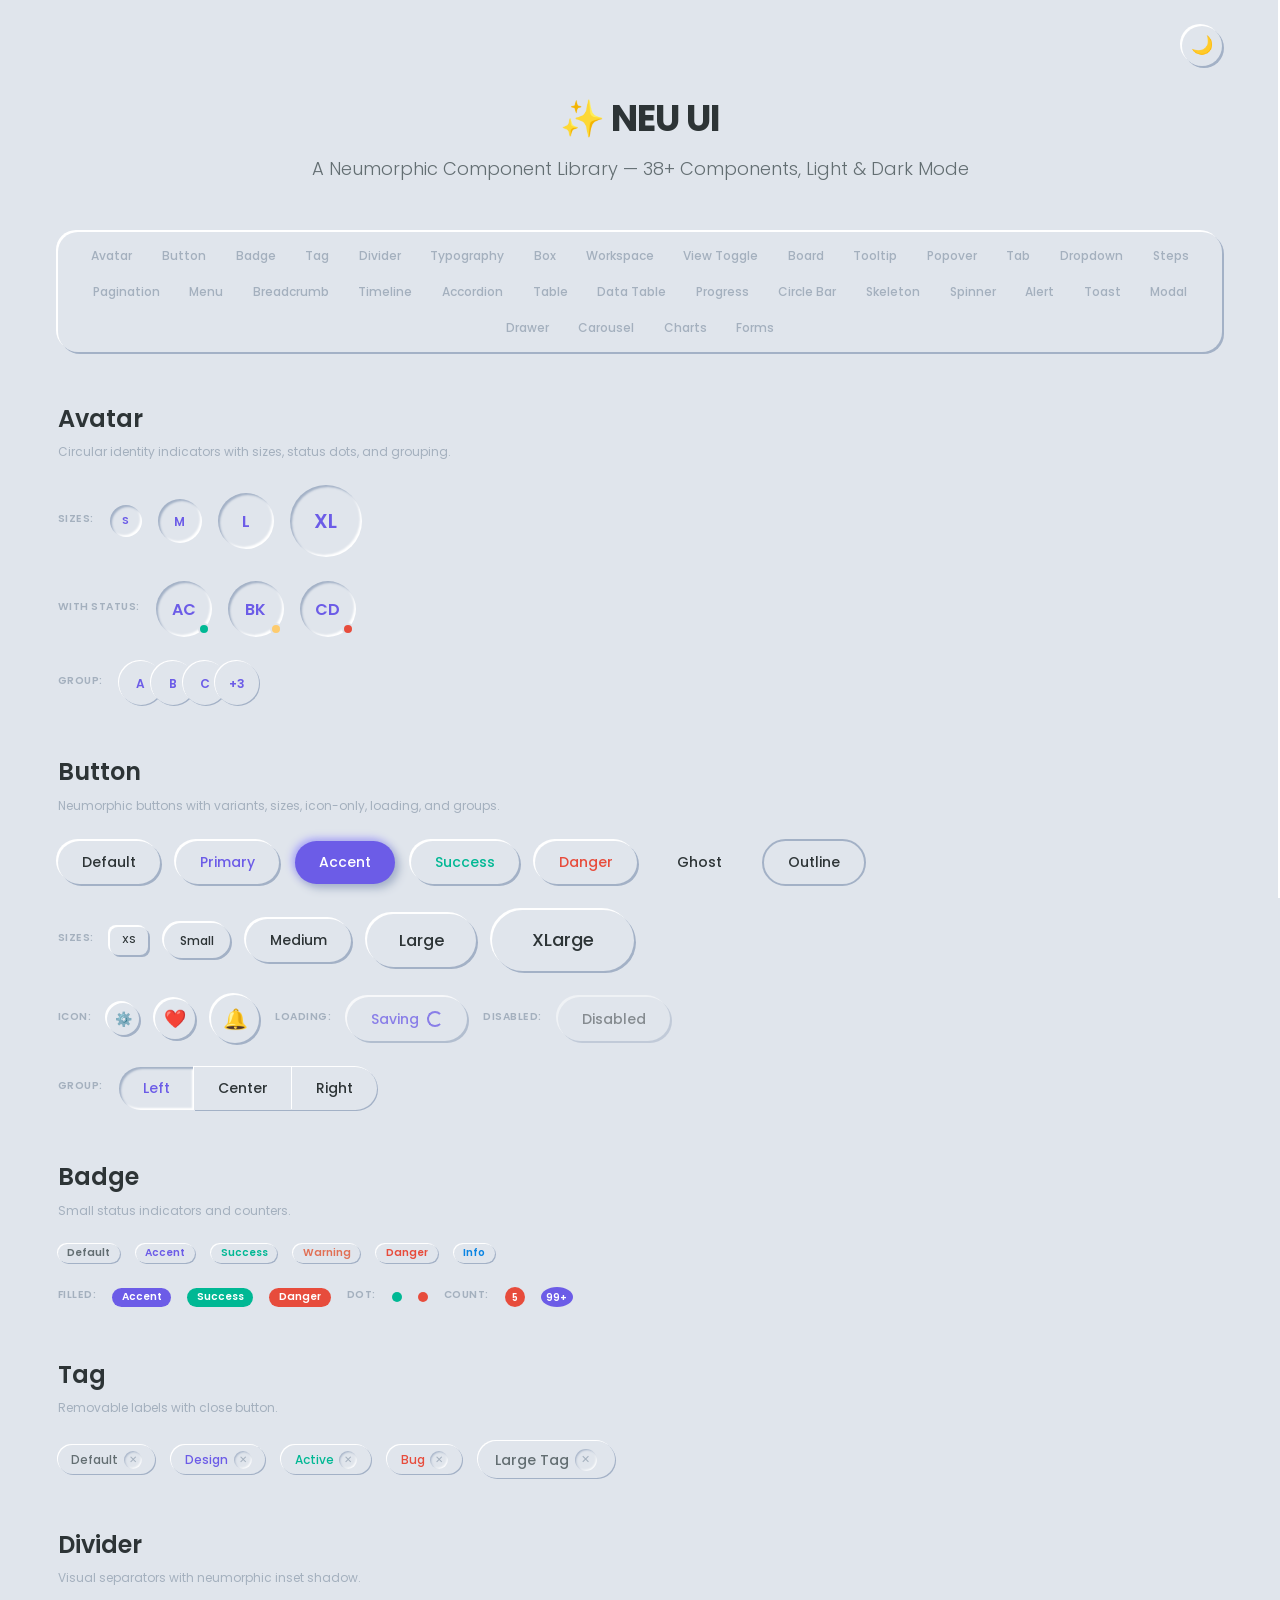
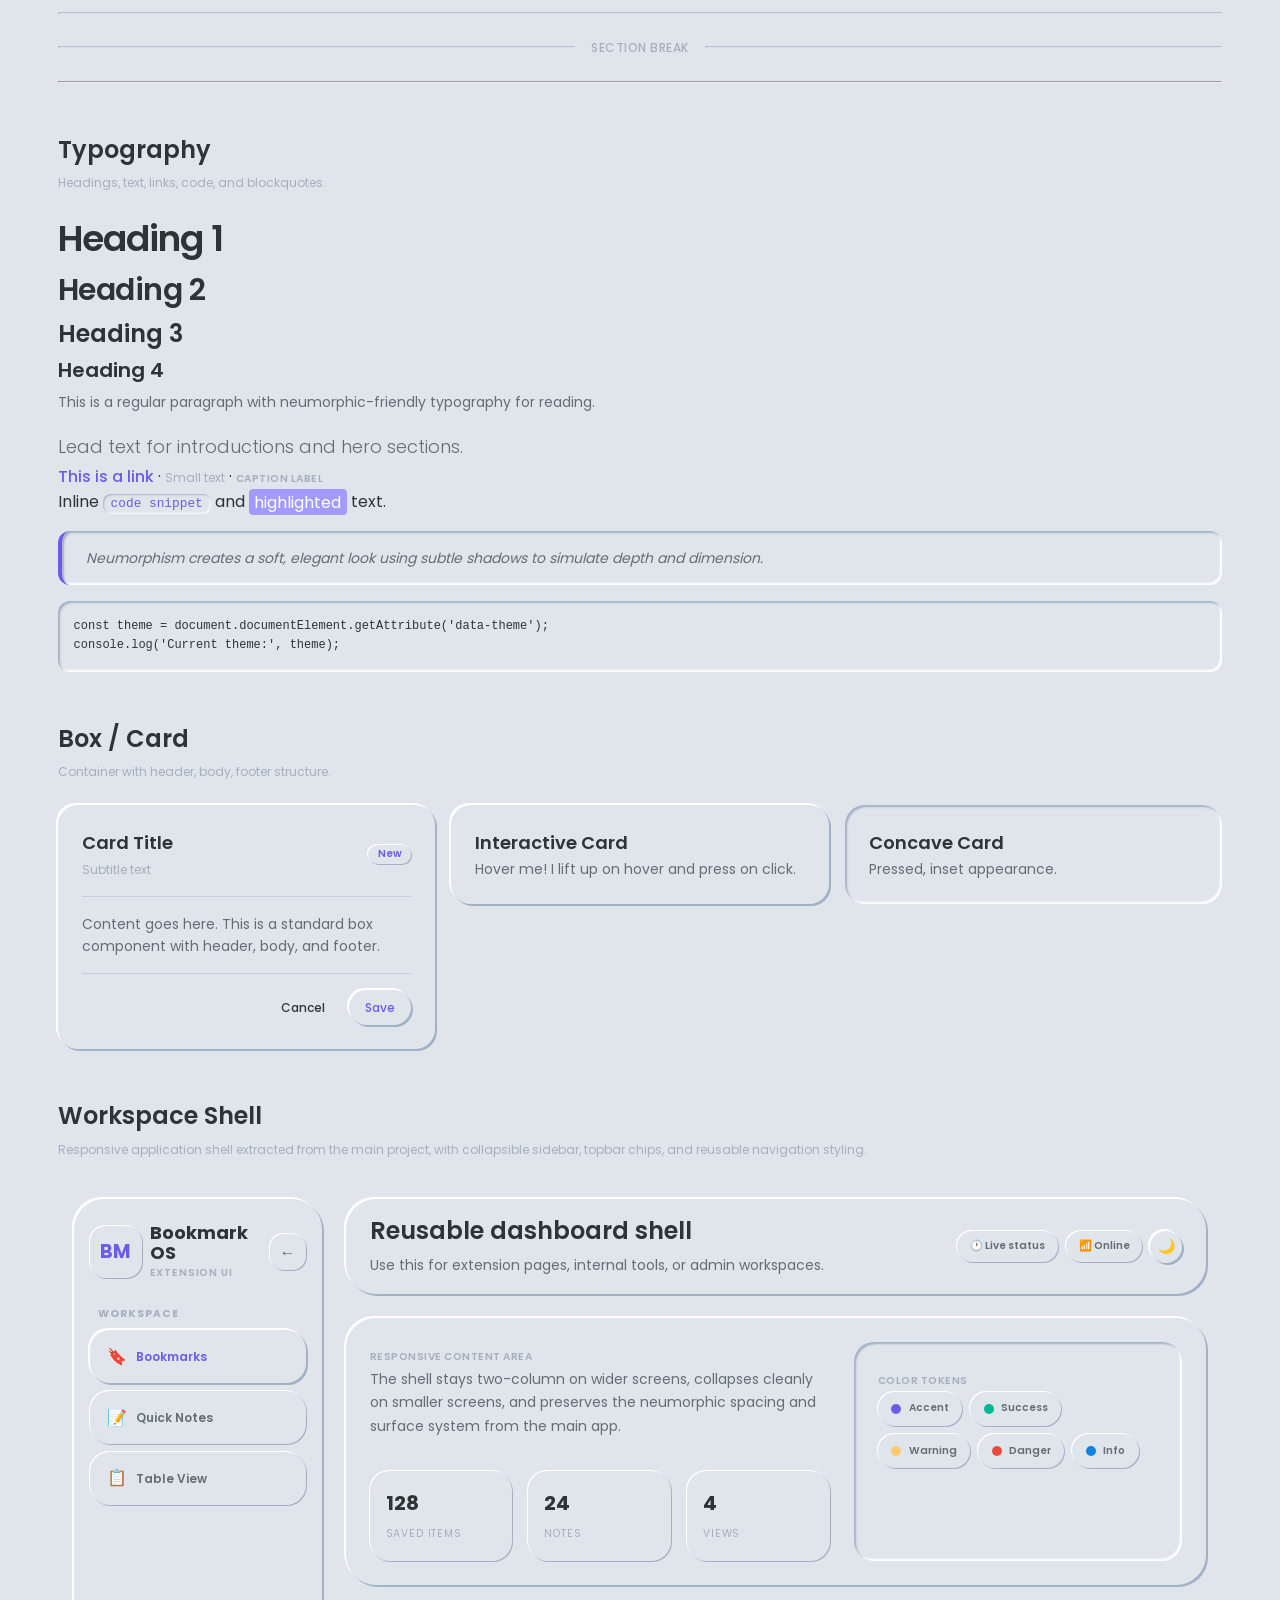
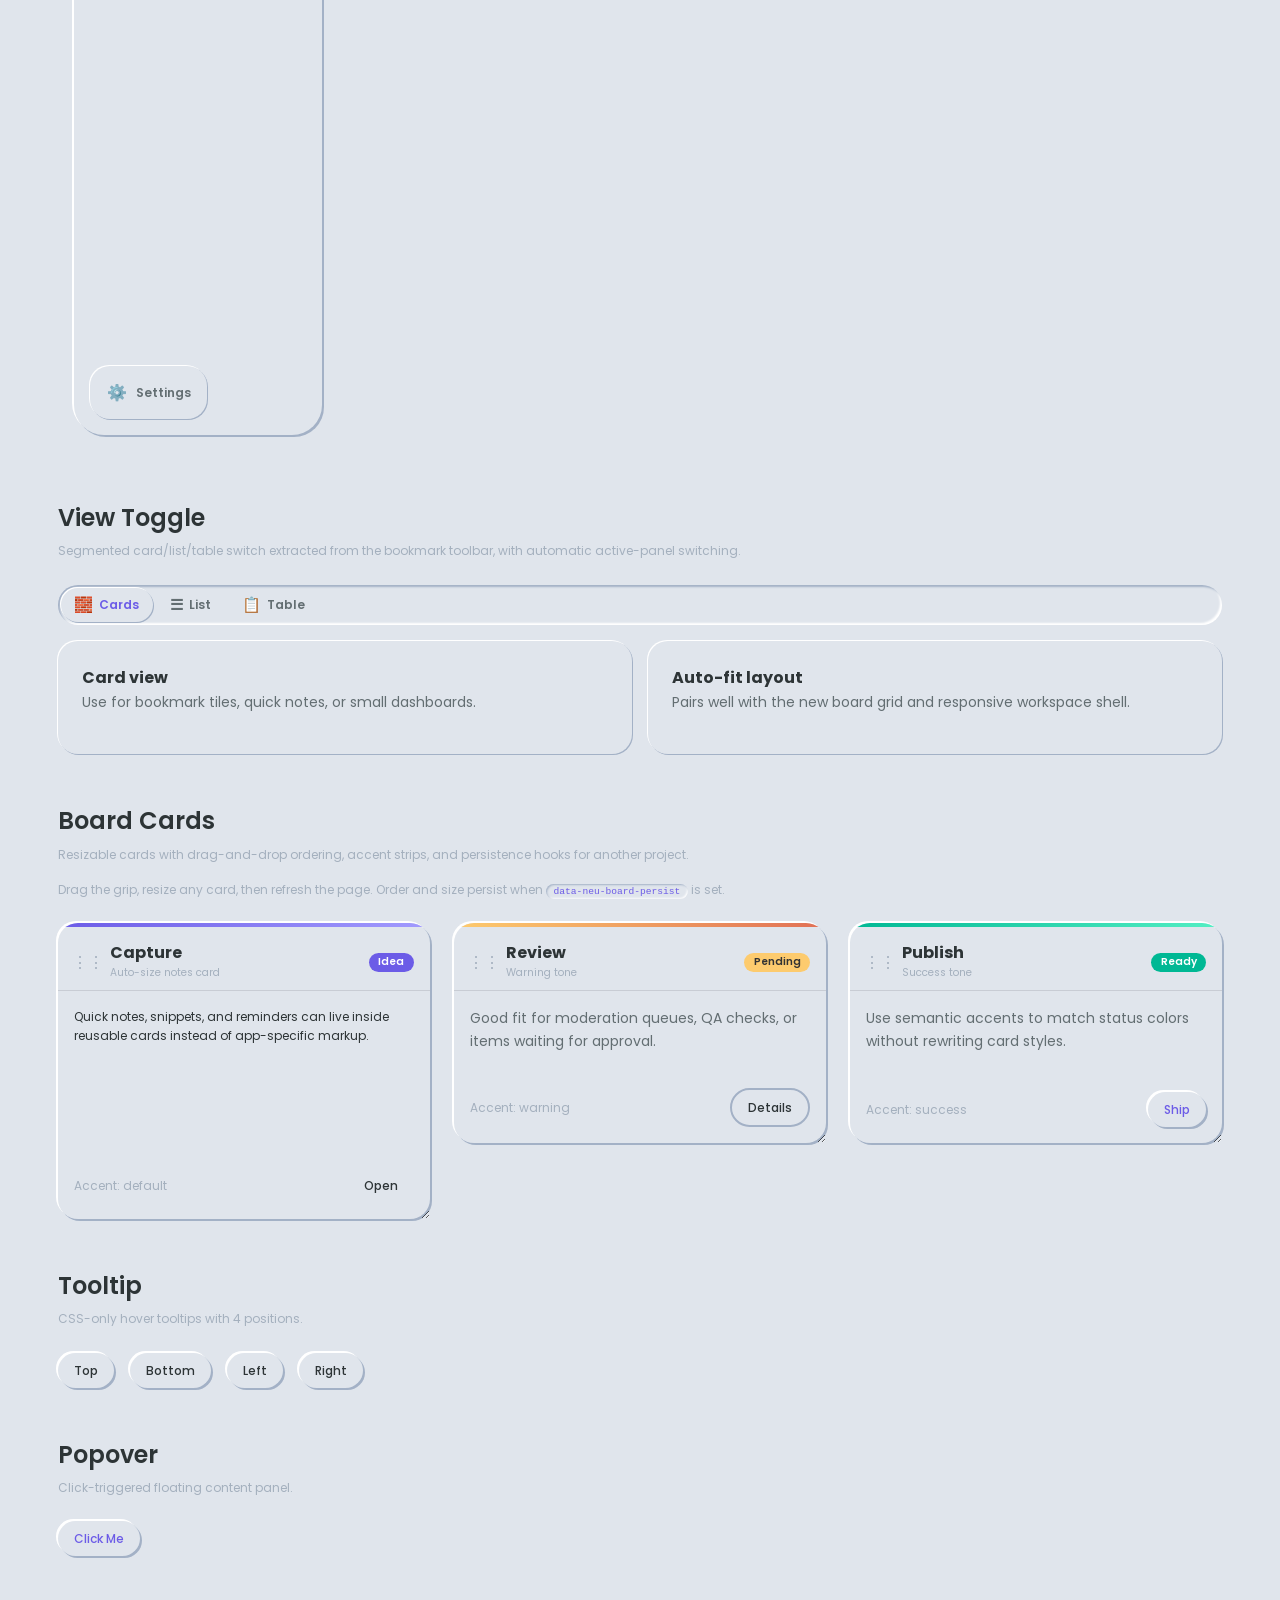
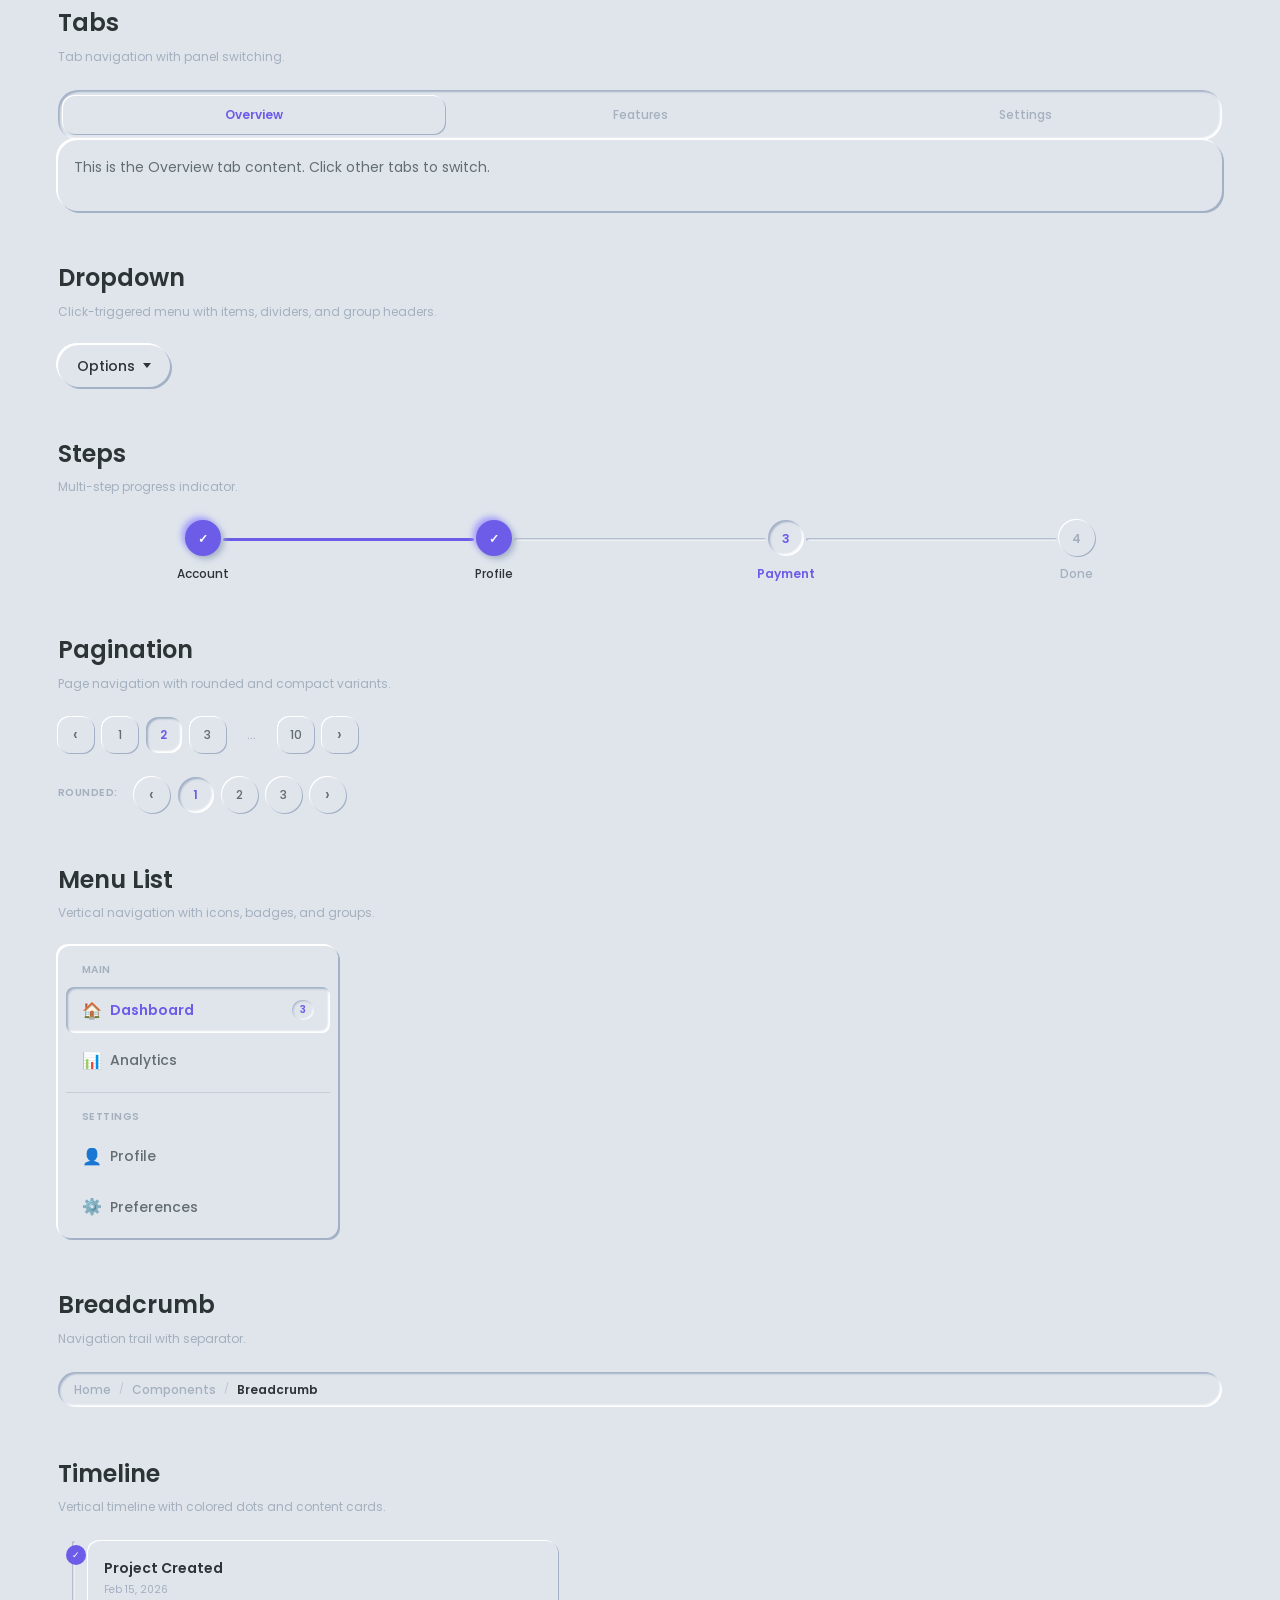
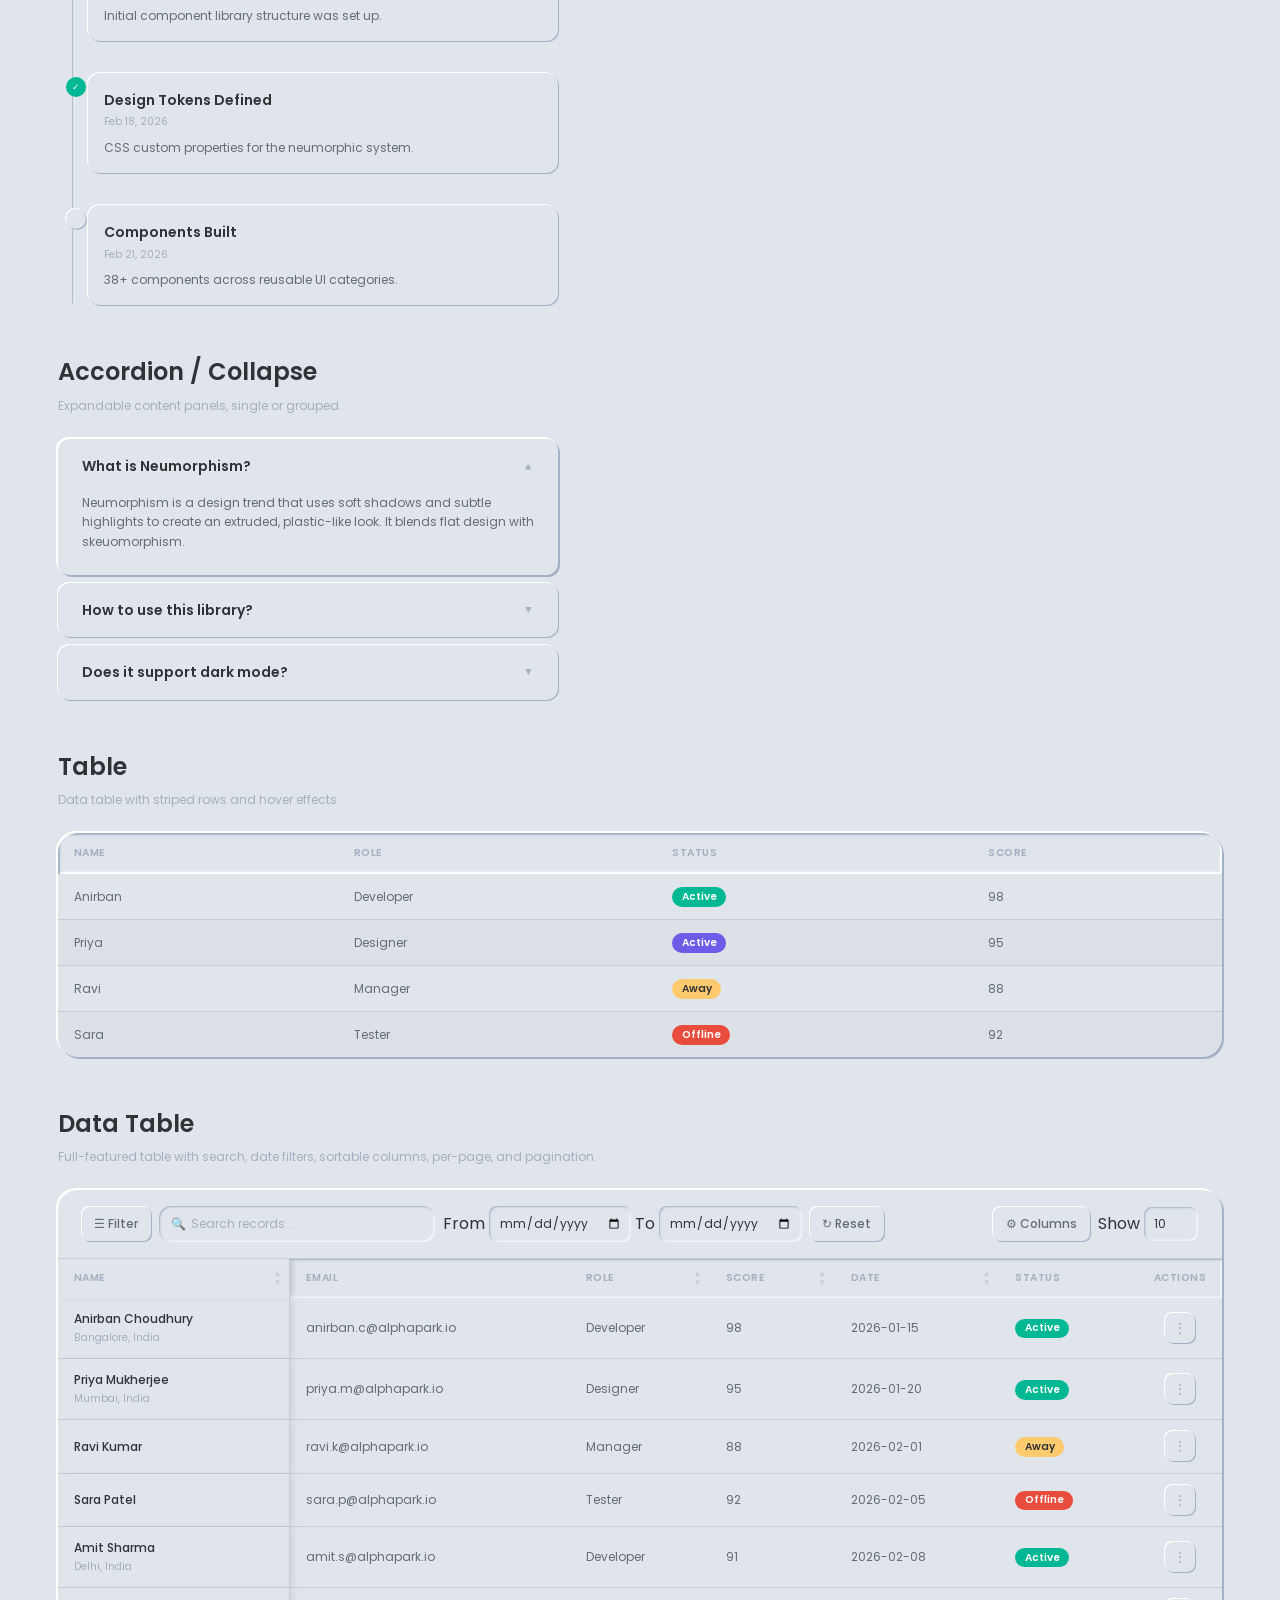
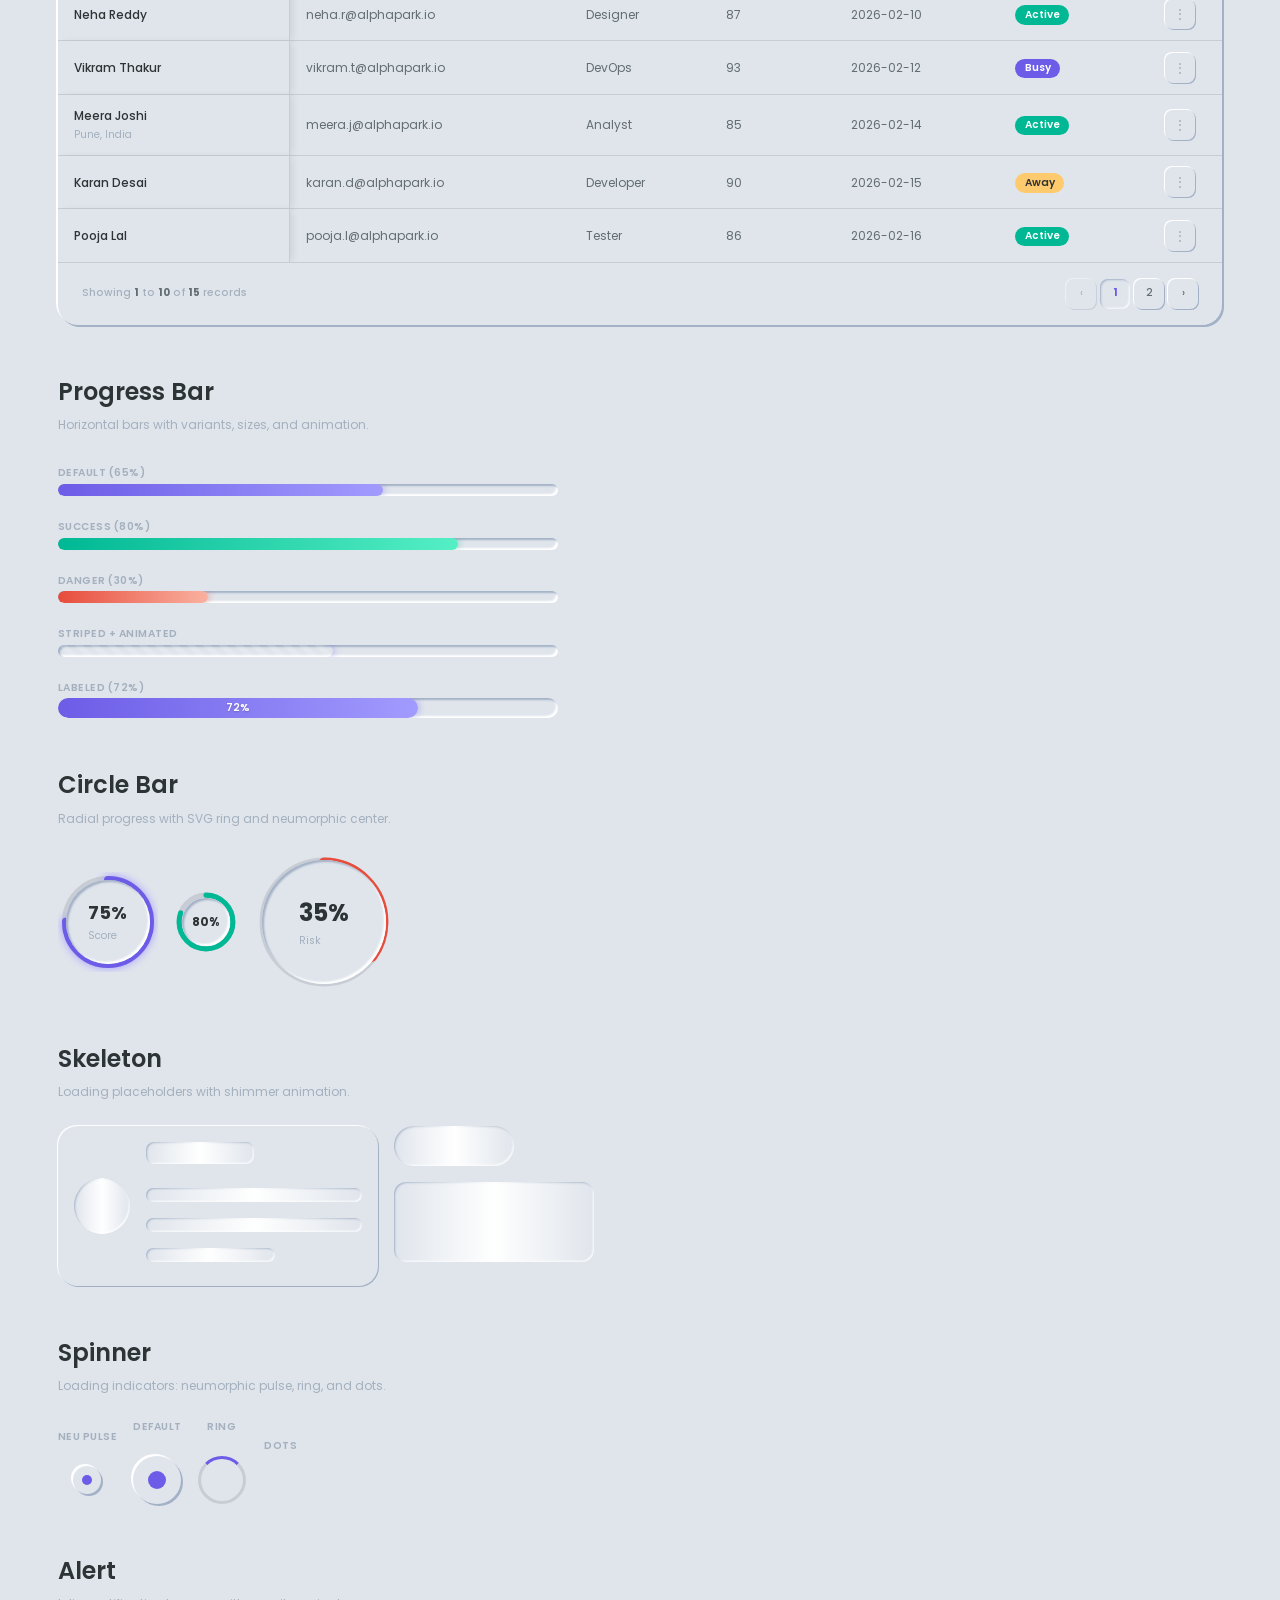
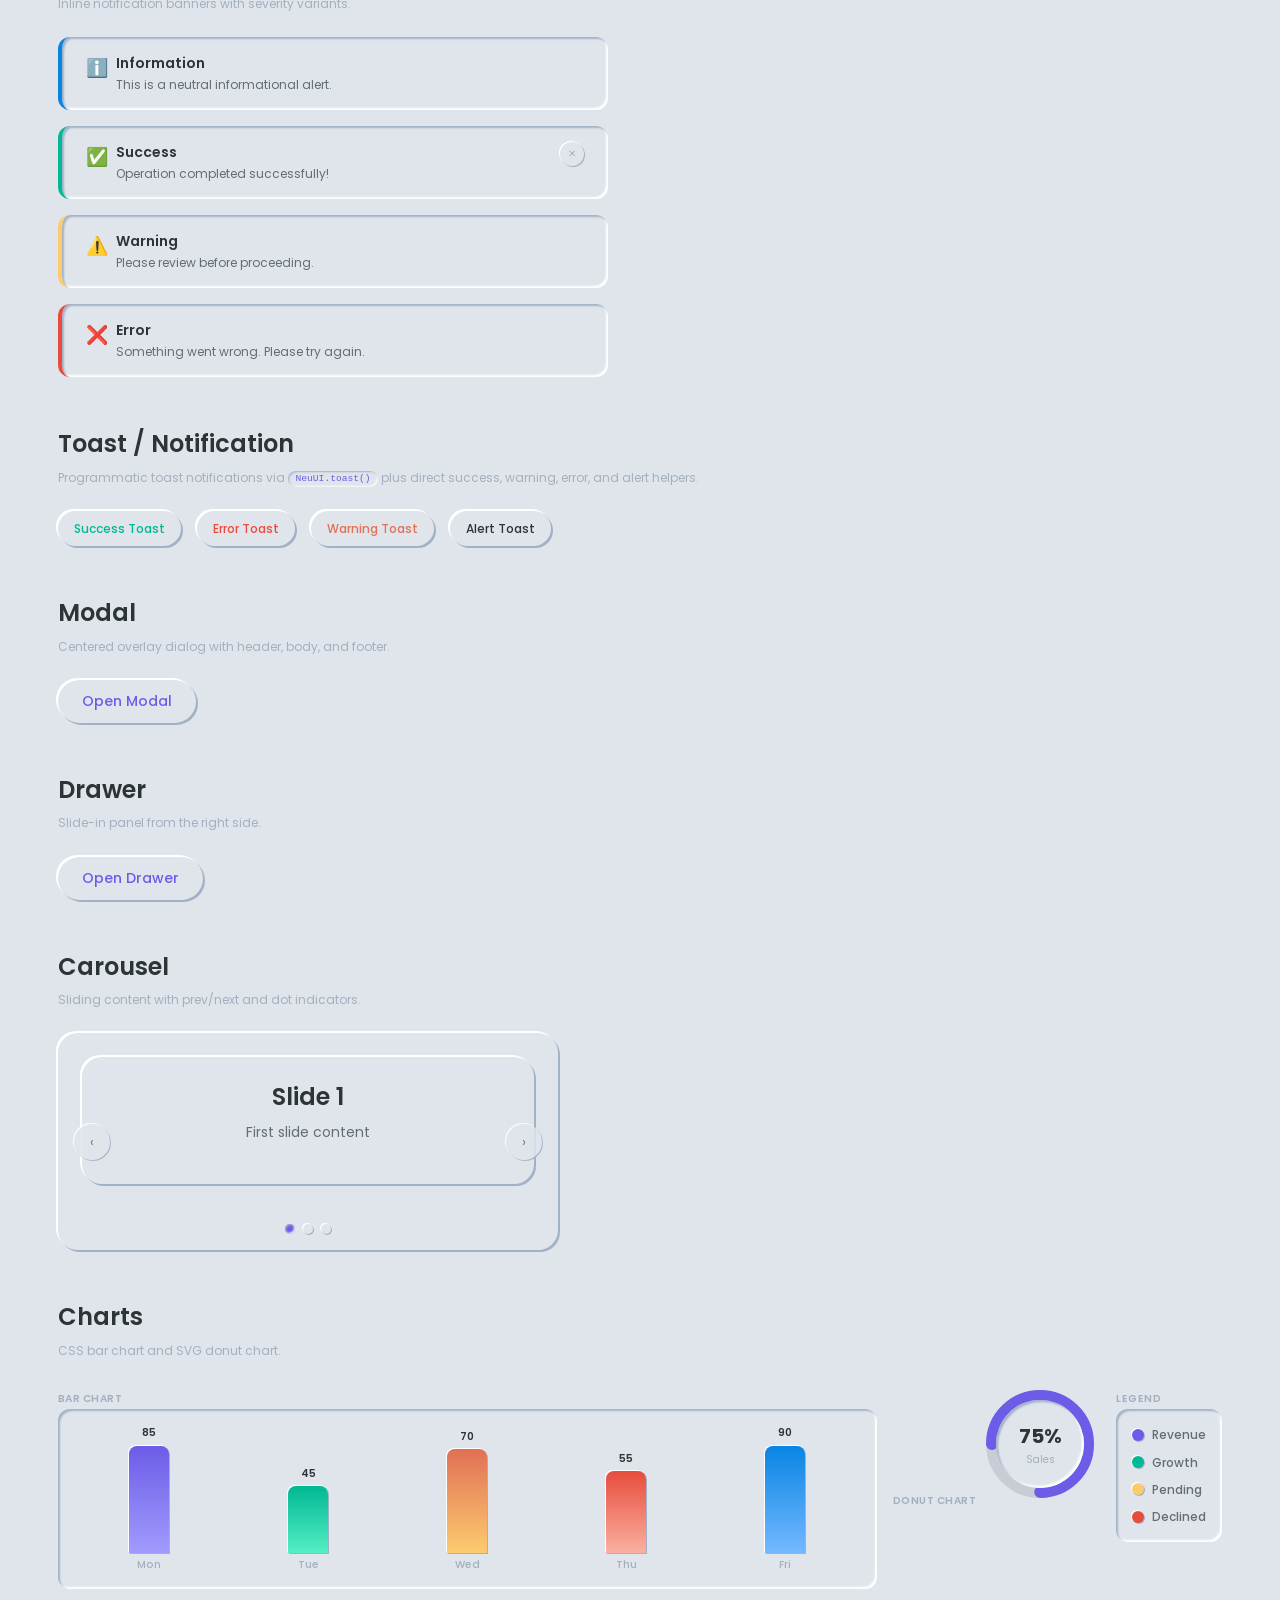
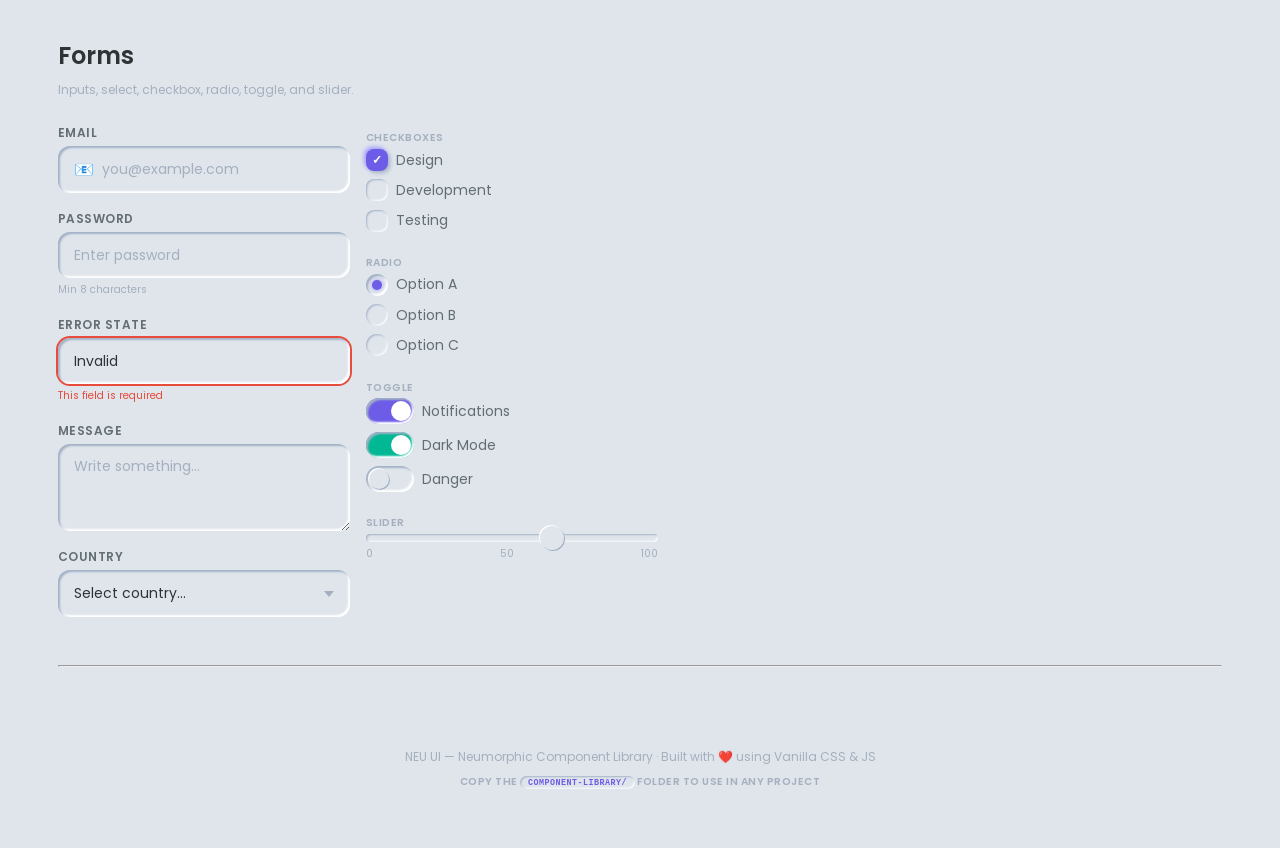
<file: component-library/index.html>
<!DOCTYPE html>
<html lang="en">
<head>
    <meta charset="UTF-8">
    <meta name="viewport" content="width=device-width, initial-scale=1.0">
    <title>NEU UI — Neumorphic Component Library</title>
    <meta name="description" content="A comprehensive neumorphic component library with 38+ components, dark mode, responsive workspace patterns, and vanilla CSS/JS.">
    <link rel="stylesheet" href="neu-all.css">
    <style>
        :root {
            --showcase-max-width: 1920px;
        }
        .showcase {
            width: 100%;
            max-width: min(var(--showcase-max-width), calc(100vw - (var(--neu-space-xl) * 2)));
            margin: 0 auto;
            padding: clamp(1rem, 2vw, var(--neu-space-xl));
        }
        .showcase-header { text-align: center; margin-bottom: var(--neu-space-2xl); }
        .showcase-header h1 { font-size: var(--neu-font-4xl); font-weight: 700; letter-spacing: -1px; margin-bottom: var(--neu-space-sm); }
        .showcase-header p { font-size: var(--neu-font-lg); color: var(--neu-text-secondary); font-weight: 300; }
        .showcase-nav { position: sticky; top: 0; z-index: 50; background: var(--neu-bg-base); padding: var(--neu-space-sm); border-radius: var(--neu-radius-lg); box-shadow: var(--neu-convex); margin-bottom: var(--neu-space-2xl); display: flex; flex-wrap: wrap; gap: var(--neu-space-xs); justify-content: center; }
        .showcase-nav a { padding: 0.4rem 0.8rem; font-size: var(--neu-font-sm); font-weight: 500; color: var(--neu-text-muted); border-radius: var(--neu-radius-full); transition: all var(--neu-transition-fast); }
        .showcase-nav a:hover { color: var(--neu-accent); box-shadow: var(--neu-concave-sm); }
        .section { margin-bottom: var(--neu-space-2xl); scroll-margin-top: 80px; }
        .section-title { font-size: var(--neu-font-2xl); font-weight: 600; color: var(--neu-text-primary); margin-bottom: var(--neu-space-xs); }
        .section-desc { font-size: var(--neu-font-sm); color: var(--neu-text-muted); margin-bottom: var(--neu-space-lg); }
        .demo-row { display: flex; flex-wrap: wrap; align-items: center; gap: var(--neu-space-md); margin-bottom: var(--neu-space-lg); }
        .demo-row-start { align-items: flex-start; }
        .demo-col { display: flex; flex-direction: column; gap: var(--neu-space-md); }
        .demo-label { font-size: var(--neu-font-xs); color: var(--neu-text-muted); font-weight: 600; text-transform: uppercase; letter-spacing: 0.5px; margin-bottom: var(--neu-space-xs); }
        .demo-box { background: var(--neu-bg-base); padding: var(--neu-space-lg); border-radius: var(--neu-radius-lg); box-shadow: var(--neu-concave); }
        .top-bar { display: flex; justify-content: flex-end; gap: var(--neu-space-sm); margin-bottom: var(--neu-space-lg); }
        .workspace-demo { min-height: 720px; padding: var(--neu-space-md); }
        .workspace-content-grid { display: grid; grid-template-columns: 1.4fr 1fr; gap: var(--neu-space-lg); }
        .workspace-stat-grid { display: grid; grid-template-columns: repeat(auto-fit, minmax(140px, 1fr)); gap: var(--neu-space-md); }
        .workspace-stat { padding: var(--neu-space-md); border-radius: var(--neu-radius-lg); box-shadow: var(--neu-flat); }
        .workspace-stat strong { display: block; font-size: var(--neu-font-xl); color: var(--neu-text-primary); }
        .workspace-stat span { font-size: var(--neu-font-xs); color: var(--neu-text-muted); text-transform: uppercase; letter-spacing: 0.08em; }
        .view-demo-shell { display: flex; flex-direction: column; gap: var(--neu-space-md); width: 100%; }
        .view-demo-grid { display: grid; grid-template-columns: repeat(auto-fit, minmax(220px, 1fr)); gap: var(--neu-space-md); }
        .view-demo-card { padding: var(--neu-space-lg); border-radius: var(--neu-radius-lg); box-shadow: var(--neu-flat); background: var(--neu-bg-base); }
        .view-demo-list { display: flex; flex-direction: column; gap: var(--neu-space-sm); }
        .view-demo-list-item { display: flex; align-items: center; justify-content: space-between; gap: var(--neu-space-sm); padding: var(--neu-space-md); border-radius: var(--neu-radius-lg); background: var(--neu-bg-base); box-shadow: var(--neu-flat); }
        .color-swatches { display: flex; flex-wrap: wrap; gap: var(--neu-space-sm); }
        .color-chip { display: inline-flex; align-items: center; gap: 0.45rem; padding: 0.55rem 0.85rem; border-radius: var(--neu-radius-full); box-shadow: var(--neu-flat); font-size: var(--neu-font-xs); font-weight: 600; color: var(--neu-text-secondary); }
        .color-chip-dot { width: 10px; height: 10px; border-radius: 999px; flex-shrink: 0; }
        .board-hint { max-width: 980px; margin-top: calc(-1 * var(--neu-space-sm)); margin-bottom: var(--neu-space-lg); font-size: var(--neu-font-sm); color: var(--neu-text-muted); }
        @media (max-width: 920px) {
            .workspace-content-grid { grid-template-columns: 1fr; }
        }
        @media (min-width: 1600px) {
            :root {
                --showcase-max-width: 2400px;
            }
            .showcase {
                padding-inline: clamp(1.5rem, 2.5vw, 3rem);
            }
            .workspace-content-grid {
                grid-template-columns: 1.6fr 1fr;
            }
            .view-demo-grid {
                grid-template-columns: repeat(3, minmax(0, 1fr));
            }
        }
        @media (min-width: 2200px) {
            :root {
                --showcase-max-width: 3000px;
            }
            .showcase {
                padding-inline: clamp(2rem, 3vw, 4rem);
            }
            .workspace-content-grid {
                grid-template-columns: 1.8fr 1fr;
            }
            .workspace-stat-grid {
                grid-template-columns: repeat(4, minmax(140px, 1fr));
            }
        }
        @media (min-width: 3200px) {
            :root {
                --showcase-max-width: 3520px;
            }
            .showcase {
                padding-inline: clamp(2.5rem, 3.5vw, 5rem);
            }
            .workspace-content-grid {
                grid-template-columns: 2fr 1fr;
            }
            .view-demo-grid {
                grid-template-columns: repeat(4, minmax(0, 1fr));
            }
        }
        @media (max-width: 640px) {
            .showcase {
                max-width: 100%;
                padding: var(--neu-space-md);
            }
        }
    </style>
</head>
<body>
    <div class="showcase">
        <!-- Top Bar -->
        <div class="top-bar">
            <button class="neu-btn neu-btn-md neu-btn-icon" data-neu-theme-toggle>🌙</button>
        </div>

        <!-- Header -->
        <div class="showcase-header">
            <h1>✨ NEU UI</h1>
            <p>A Neumorphic Component Library — 38+ Components, Light & Dark Mode</p>
        </div>

        <!-- Navigation -->
        <nav class="showcase-nav">
            <a href="#avatars">Avatar</a>
            <a href="#buttons">Button</a>
            <a href="#badges">Badge</a>
            <a href="#tags">Tag</a>
            <a href="#dividers">Divider</a>
            <a href="#typography">Typography</a>
            <a href="#box">Box</a>
            <a href="#workspace">Workspace</a>
            <a href="#view-toggle">View Toggle</a>
            <a href="#board">Board</a>
            <a href="#tooltip">Tooltip</a>
            <a href="#popover">Popover</a>
            <a href="#tabs">Tab</a>
            <a href="#dropdown">Dropdown</a>
            <a href="#steps">Steps</a>
            <a href="#pagination">Pagination</a>
            <a href="#menu">Menu</a>
            <a href="#breadcrumb">Breadcrumb</a>
            <a href="#timeline">Timeline</a>
            <a href="#accordion">Accordion</a>
            <a href="#table">Table</a>
            <a href="#datatable">Data Table</a>
            <a href="#progress">Progress</a>
            <a href="#circlebar">Circle Bar</a>
            <a href="#skeleton">Skeleton</a>
            <a href="#spinner">Spinner</a>
            <a href="#alerts">Alert</a>
            <a href="#toast">Toast</a>
            <a href="#modal">Modal</a>
            <a href="#drawer">Drawer</a>
            <a href="#carousel">Carousel</a>
            <a href="#charts">Charts</a>
            <a href="#forms">Forms</a>
        </nav>

        <!-- ═══════════════════════════════════════ -->
        <!-- AVATARS -->
        <!-- ═══════════════════════════════════════ -->
        <section class="section" id="avatars">
            <h2 class="section-title">Avatar</h2>
            <p class="section-desc">Circular identity indicators with sizes, status dots, and grouping.</p>
            <div class="demo-row">
                <span class="demo-label">Sizes:</span>
                <div class="neu-avatar neu-avatar-sm">S</div>
                <div class="neu-avatar neu-avatar-md">M</div>
                <div class="neu-avatar neu-avatar-lg">L</div>
                <div class="neu-avatar neu-avatar-xl">XL</div>
            </div>
            <div class="demo-row">
                <span class="demo-label">With Status:</span>
                <div class="neu-avatar-wrapper">
                    <div class="neu-avatar neu-avatar-lg">AC</div>
                    <span class="neu-avatar-status online"></span>
                </div>
                <div class="neu-avatar-wrapper">
                    <div class="neu-avatar neu-avatar-lg">BK</div>
                    <span class="neu-avatar-status away"></span>
                </div>
                <div class="neu-avatar-wrapper">
                    <div class="neu-avatar neu-avatar-lg">CD</div>
                    <span class="neu-avatar-status offline"></span>
                </div>
            </div>
            <div class="demo-row">
                <span class="demo-label">Group:</span>
                <div class="neu-avatar-group">
                    <div class="neu-avatar neu-avatar-md">A</div>
                    <div class="neu-avatar neu-avatar-md">B</div>
                    <div class="neu-avatar neu-avatar-md">C</div>
                    <div class="neu-avatar neu-avatar-md">+3</div>
                </div>
            </div>
        </section>

        <!-- ═══════════════════════════════════════ -->
        <!-- BUTTONS -->
        <!-- ═══════════════════════════════════════ -->
        <section class="section" id="buttons">
            <h2 class="section-title">Button</h2>
            <p class="section-desc">Neumorphic buttons with variants, sizes, icon-only, loading, and groups.</p>
            <div class="demo-row">
                <button class="neu-btn neu-btn-md">Default</button>
                <button class="neu-btn neu-btn-md neu-btn-primary">Primary</button>
                <button class="neu-btn neu-btn-md neu-btn-accent">Accent</button>
                <button class="neu-btn neu-btn-md neu-btn-success">Success</button>
                <button class="neu-btn neu-btn-md neu-btn-danger">Danger</button>
                <button class="neu-btn neu-btn-md neu-btn-ghost">Ghost</button>
                <button class="neu-btn neu-btn-md neu-btn-outline">Outline</button>
            </div>
            <div class="demo-row">
                <span class="demo-label">Sizes:</span>
                <button class="neu-btn neu-btn-xs">XS</button>
                <button class="neu-btn neu-btn-sm">Small</button>
                <button class="neu-btn neu-btn-md">Medium</button>
                <button class="neu-btn neu-btn-lg">Large</button>
                <button class="neu-btn neu-btn-xl">XLarge</button>
            </div>
            <div class="demo-row">
                <span class="demo-label">Icon:</span>
                <button class="neu-btn neu-btn-icon neu-btn-sm">⚙️</button>
                <button class="neu-btn neu-btn-icon">❤️</button>
                <button class="neu-btn neu-btn-icon neu-btn-lg">🔔</button>
                <span class="demo-label">Loading:</span>
                <button class="neu-btn neu-btn-md neu-btn-loading neu-btn-primary">Saving</button>
                <span class="demo-label">Disabled:</span>
                <button class="neu-btn neu-btn-md" disabled>Disabled</button>
            </div>
            <div class="demo-row">
                <span class="demo-label">Group:</span>
                <div class="neu-btn-group">
                    <button class="neu-btn neu-btn-md active">Left</button>
                    <button class="neu-btn neu-btn-md">Center</button>
                    <button class="neu-btn neu-btn-md">Right</button>
                </div>
            </div>
        </section>

        <!-- ═══════════════════════════════════════ -->
        <!-- BADGES -->
        <!-- ═══════════════════════════════════════ -->
        <section class="section" id="badges">
            <h2 class="section-title">Badge</h2>
            <p class="section-desc">Small status indicators and counters.</p>
            <div class="demo-row">
                <span class="neu-badge">Default</span>
                <span class="neu-badge neu-badge-accent">Accent</span>
                <span class="neu-badge neu-badge-success">Success</span>
                <span class="neu-badge neu-badge-warning">Warning</span>
                <span class="neu-badge neu-badge-danger">Danger</span>
                <span class="neu-badge neu-badge-info">Info</span>
            </div>
            <div class="demo-row">
                <span class="demo-label">Filled:</span>
                <span class="neu-badge neu-badge-filled neu-badge-accent">Accent</span>
                <span class="neu-badge neu-badge-filled neu-badge-success">Success</span>
                <span class="neu-badge neu-badge-filled neu-badge-danger">Danger</span>
                <span class="demo-label">Dot:</span>
                <span class="neu-badge neu-badge-dot neu-badge-filled neu-badge-success"></span>
                <span class="neu-badge neu-badge-dot neu-badge-filled neu-badge-danger"></span>
                <span class="demo-label">Count:</span>
                <span class="neu-badge neu-badge-count neu-badge-filled neu-badge-danger">5</span>
                <span class="neu-badge neu-badge-count neu-badge-filled neu-badge-accent">99+</span>
            </div>
        </section>

        <!-- ═══════════════════════════════════════ -->
        <!-- TAGS -->
        <!-- ═══════════════════════════════════════ -->
        <section class="section" id="tags">
            <h2 class="section-title">Tag</h2>
            <p class="section-desc">Removable labels with close button.</p>
            <div class="demo-row">
                <span class="neu-tag">Default <button class="neu-tag-close">✕</button></span>
                <span class="neu-tag neu-tag-accent">Design <button class="neu-tag-close">✕</button></span>
                <span class="neu-tag neu-tag-success">Active <button class="neu-tag-close">✕</button></span>
                <span class="neu-tag neu-tag-danger">Bug <button class="neu-tag-close">✕</button></span>
                <span class="neu-tag neu-tag-lg">Large Tag <button class="neu-tag-close">✕</button></span>
            </div>
        </section>

        <!-- ═══════════════════════════════════════ -->
        <!-- DIVIDER -->
        <!-- ═══════════════════════════════════════ -->
        <section class="section" id="dividers">
            <h2 class="section-title">Divider</h2>
            <p class="section-desc">Visual separators with neumorphic inset shadow.</p>
            <hr class="neu-divider">
            <div class="neu-divider-label">Section Break</div>
            <hr class="neu-divider-sm">
        </section>

        <!-- ═══════════════════════════════════════ -->
        <!-- TYPOGRAPHY -->
        <!-- ═══════════════════════════════════════ -->
        <section class="section" id="typography">
            <h2 class="section-title">Typography</h2>
            <p class="section-desc">Headings, text, links, code, and blockquotes.</p>
            <h1 class="neu-h1">Heading 1</h1>
            <h2 class="neu-h2">Heading 2</h2>
            <h3 class="neu-h3">Heading 3</h3>
            <h4 class="neu-h4">Heading 4</h4>
            <p class="neu-p">This is a regular paragraph with neumorphic-friendly typography for reading.</p>
            <p class="neu-lead">Lead text for introductions and hero sections.</p>
            <p><a href="#" class="neu-link">This is a link</a> · <span class="neu-small">Small text</span> · <span class="neu-caption">Caption Label</span></p>
            <p>Inline <span class="neu-code">code snippet</span> and <span class="neu-mark">highlighted</span> text.</p>
            <blockquote class="neu-blockquote">Neumorphism creates a soft, elegant look using subtle shadows to simulate depth and dimension.</blockquote>
            <pre class="neu-pre">const theme = document.documentElement.getAttribute('data-theme');
console.log('Current theme:', theme);</pre>
        </section>

        <!-- ═══════════════════════════════════════ -->
        <!-- BOX -->
        <!-- ═══════════════════════════════════════ -->
        <section class="section" id="box">
            <h2 class="section-title">Box / Card</h2>
            <p class="section-desc">Container with header, body, footer structure.</p>
            <div class="demo-row demo-row-start">
                <div class="neu-box" style="flex:1; min-width:250px;">
                    <div class="neu-box-header">
                        <div><div class="neu-box-title">Card Title</div><div class="neu-box-subtitle">Subtitle text</div></div>
                        <span class="neu-badge neu-badge-accent">New</span>
                    </div>
                    <div class="neu-box-body">Content goes here. This is a standard box component with header, body, and footer.</div>
                    <div class="neu-box-footer">
                        <button class="neu-btn neu-btn-sm neu-btn-ghost">Cancel</button>
                        <button class="neu-btn neu-btn-sm neu-btn-primary">Save</button>
                    </div>
                </div>
                <div class="neu-box neu-box-interactive" style="flex:1; min-width:200px;">
                    <div class="neu-box-title">Interactive Card</div>
                    <div class="neu-box-body">Hover me! I lift up on hover and press on click.</div>
                </div>
                <div class="neu-box neu-box-concave" style="flex:1; min-width:200px;">
                    <div class="neu-box-title">Concave Card</div>
                    <div class="neu-box-body">Pressed, inset appearance.</div>
                </div>
            </div>
        </section>

        <!-- ═══════════════════════════════════════ -->
        <!-- WORKSPACE -->
        <!-- ═══════════════════════════════════════ -->
        <section class="section" id="workspace">
            <h2 class="section-title">Workspace Shell</h2>
            <p class="section-desc">Responsive application shell extracted from the main project, with collapsible sidebar, topbar chips, and reusable navigation styling.</p>
            <div class="neu-workspace workspace-demo" data-neu-workspace data-neu-workspace-persist="showcase-shell">
                <aside class="neu-workspace-sidebar">
                    <div class="neu-workspace-brand">
                        <div class="neu-workspace-brand-main">
                            <div class="neu-workspace-brand-mark">BM</div>
                            <div class="neu-workspace-brand-copy">
                                <span class="neu-workspace-brand-title">Bookmark OS</span>
                                <span class="neu-workspace-brand-subtitle">Extension UI</span>
                            </div>
                        </div>
                        <button class="neu-workspace-sidebar-toggle" type="button" data-neu-sidebar-toggle>
                            <span data-neu-sidebar-toggle-icon>←</span>
                        </button>
                    </div>

                    <section class="neu-workspace-section">
                        <span class="neu-workspace-section-label">Workspace</span>
                        <nav class="neu-workspace-nav">
                            <button class="neu-workspace-nav-btn active" type="button">
                                <span class="neu-workspace-nav-icon">🔖</span>
                                <span class="neu-workspace-nav-text">Bookmarks</span>
                            </button>
                            <button class="neu-workspace-nav-btn" type="button">
                                <span class="neu-workspace-nav-icon">📝</span>
                                <span class="neu-workspace-nav-text">Quick Notes</span>
                            </button>
                            <button class="neu-workspace-nav-btn" type="button">
                                <span class="neu-workspace-nav-icon">📋</span>
                                <span class="neu-workspace-nav-text">Table View</span>
                            </button>
                        </nav>
                    </section>

                    <div class="neu-workspace-sidebar-footer">
                        <button class="neu-workspace-nav-btn" type="button">
                            <span class="neu-workspace-nav-icon">⚙️</span>
                            <span class="neu-workspace-nav-text">Settings</span>
                        </button>
                    </div>
                </aside>

                <main class="neu-workspace-main">
                    <div class="neu-workspace-topbar">
                        <div>
                            <h3 class="neu-h3">Reusable dashboard shell</h3>
                            <p class="neu-p" style="margin: 0;">Use this for extension pages, internal tools, or admin workspaces.</p>
                        </div>
                        <div class="neu-workspace-status">
                            <span class="neu-workspace-chip">🕐 Live status</span>
                            <span class="neu-workspace-chip">📶 Online</span>
                            <button class="neu-btn neu-btn-icon neu-btn-sm" data-neu-theme-toggle>🌙</button>
                        </div>
                    </div>

                    <div class="neu-workspace-surface">
                        <div class="workspace-content-grid">
                            <div class="demo-col">
                                <div>
                                    <span class="demo-label">Responsive content area</span>
                                    <p class="neu-p">The shell stays two-column on wider screens, collapses cleanly on smaller screens, and preserves the neumorphic spacing and surface system from the main app.</p>
                                </div>
                                <div class="workspace-stat-grid">
                                    <div class="workspace-stat">
                                        <strong>128</strong>
                                        <span>Saved Items</span>
                                    </div>
                                    <div class="workspace-stat">
                                        <strong>24</strong>
                                        <span>Notes</span>
                                    </div>
                                    <div class="workspace-stat">
                                        <strong>4</strong>
                                        <span>Views</span>
                                    </div>
                                </div>
                            </div>
                            <div class="demo-box">
                                <span class="demo-label">Color tokens</span>
                                <div class="color-swatches">
                                    <span class="color-chip"><span class="color-chip-dot" style="background: var(--neu-accent);"></span>Accent</span>
                                    <span class="color-chip"><span class="color-chip-dot" style="background: var(--neu-success);"></span>Success</span>
                                    <span class="color-chip"><span class="color-chip-dot" style="background: var(--neu-warning);"></span>Warning</span>
                                    <span class="color-chip"><span class="color-chip-dot" style="background: var(--neu-danger);"></span>Danger</span>
                                    <span class="color-chip"><span class="color-chip-dot" style="background: var(--neu-info-dark);"></span>Info</span>
                                </div>
                            </div>
                        </div>
                    </div>
                </main>
            </div>
        </section>

        <!-- ═══════════════════════════════════════ -->
        <!-- VIEW TOGGLE -->
        <!-- ═══════════════════════════════════════ -->
        <section class="section" id="view-toggle">
            <h2 class="section-title">View Toggle</h2>
            <p class="section-desc">Segmented card/list/table switch extracted from the bookmark toolbar, with automatic active-panel switching.</p>
            <div class="view-demo-shell" data-neu-view-root>
                <div class="neu-view-toggle" data-neu-view-toggle>
                    <button class="neu-view-toggle-btn active" type="button" data-neu-view="cards">
                        <span class="neu-view-toggle-icon">🧱</span>
                        <span>Cards</span>
                    </button>
                    <button class="neu-view-toggle-btn" type="button" data-neu-view="list">
                        <span class="neu-view-toggle-icon">☰</span>
                        <span>List</span>
                    </button>
                    <button class="neu-view-toggle-btn" type="button" data-neu-view="table">
                        <span class="neu-view-toggle-icon">📋</span>
                        <span>Table</span>
                    </button>
                </div>

                <div class="neu-view-panel active" data-neu-view-panel="cards">
                    <div class="view-demo-grid">
                        <div class="view-demo-card">
                            <strong class="neu-text-primary">Card view</strong>
                            <p class="neu-p">Use for bookmark tiles, quick notes, or small dashboards.</p>
                        </div>
                        <div class="view-demo-card">
                            <strong class="neu-text-primary">Auto-fit layout</strong>
                            <p class="neu-p">Pairs well with the new board grid and responsive workspace shell.</p>
                        </div>
                    </div>
                </div>

                <div class="neu-view-panel" data-neu-view-panel="list">
                    <div class="view-demo-list">
                        <div class="view-demo-list-item"><span>Compact list view</span><span class="neu-badge neu-badge-accent">8 items</span></div>
                        <div class="view-demo-list-item"><span>Fast scanning on mobile</span><span class="neu-badge neu-badge-success">Ready</span></div>
                    </div>
                </div>

                <div class="neu-view-panel" data-neu-view-panel="table">
                    <div class="demo-box">
                        <span class="demo-label">Pairs with the existing data table</span>
                        <p class="neu-p">Switch to the library data table when the user needs sorting, filters, resize handles, and denser information.</p>
                    </div>
                </div>
            </div>
        </section>

        <!-- ═══════════════════════════════════════ -->
        <!-- BOARD -->
        <!-- ═══════════════════════════════════════ -->
        <section class="section" id="board">
            <h2 class="section-title">Board Cards</h2>
            <p class="section-desc">Resizable cards with drag-and-drop ordering, accent strips, and persistence hooks for another project.</p>
            <p class="board-hint">Drag the grip, resize any card, then refresh the page. Order and size persist when <code class="neu-code">data-neu-board-persist</code> is set.</p>
            <div class="neu-board" data-neu-board data-neu-board-persist="showcase-board">
                <article class="neu-board-card" data-neu-card-id="capture">
                    <div class="neu-board-header">
                        <button class="neu-board-drag-handle" type="button" aria-label="Reorder card">⋮⋮</button>
                        <div class="neu-board-title-wrap">
                            <div class="neu-board-title">Capture</div>
                            <div class="neu-board-meta">Auto-size notes card</div>
                        </div>
                        <span class="neu-badge neu-badge-filled neu-badge-accent">Idea</span>
                    </div>
                    <div class="neu-board-body">
                        <textarea class="neu-board-textarea">Quick notes, snippets, and reminders can live inside reusable cards instead of app-specific markup.</textarea>
                    </div>
                    <div class="neu-board-footer">
                        <span class="neu-small">Accent: default</span>
                        <button class="neu-btn neu-btn-sm neu-btn-ghost" type="button">Open</button>
                    </div>
                </article>

                <article class="neu-board-card" data-neu-card-id="review" data-neu-accent="warning">
                    <div class="neu-board-header">
                        <button class="neu-board-drag-handle" type="button" aria-label="Reorder card">⋮⋮</button>
                        <div class="neu-board-title-wrap">
                            <div class="neu-board-title">Review</div>
                            <div class="neu-board-meta">Warning tone</div>
                        </div>
                        <span class="neu-badge neu-badge-filled neu-badge-warning">Pending</span>
                    </div>
                    <div class="neu-board-body">
                        <p class="neu-p">Good fit for moderation queues, QA checks, or items waiting for approval.</p>
                    </div>
                    <div class="neu-board-footer">
                        <span class="neu-small">Accent: warning</span>
                        <button class="neu-btn neu-btn-sm neu-btn-outline" type="button">Details</button>
                    </div>
                </article>

                <article class="neu-board-card" data-neu-card-id="publish" data-neu-accent="success">
                    <div class="neu-board-header">
                        <button class="neu-board-drag-handle" type="button" aria-label="Reorder card">⋮⋮</button>
                        <div class="neu-board-title-wrap">
                            <div class="neu-board-title">Publish</div>
                            <div class="neu-board-meta">Success tone</div>
                        </div>
                        <span class="neu-badge neu-badge-filled neu-badge-success">Ready</span>
                    </div>
                    <div class="neu-board-body">
                        <p class="neu-p">Use semantic accents to match status colors without rewriting card styles.</p>
                    </div>
                    <div class="neu-board-footer">
                        <span class="neu-small">Accent: success</span>
                        <button class="neu-btn neu-btn-sm neu-btn-primary" type="button">Ship</button>
                    </div>
                </article>
            </div>
        </section>

        <!-- ═══════════════════════════════════════ -->
        <!-- TOOLTIP -->
        <!-- ═══════════════════════════════════════ -->
        <section class="section" id="tooltip">
            <h2 class="section-title">Tooltip</h2>
            <p class="section-desc">CSS-only hover tooltips with 4 positions.</p>
            <div class="demo-row">
                <span class="neu-tooltip" data-tooltip="Top tooltip"><button class="neu-btn neu-btn-sm">Top</button></span>
                <span class="neu-tooltip neu-tooltip-bottom" data-tooltip="Bottom tooltip"><button class="neu-btn neu-btn-sm">Bottom</button></span>
                <span class="neu-tooltip neu-tooltip-left" data-tooltip="Left tooltip"><button class="neu-btn neu-btn-sm">Left</button></span>
                <span class="neu-tooltip neu-tooltip-right" data-tooltip="Right tooltip"><button class="neu-btn neu-btn-sm">Right</button></span>
            </div>
        </section>

        <!-- ═══════════════════════════════════════ -->
        <!-- POPOVER -->
        <!-- ═══════════════════════════════════════ -->
        <section class="section" id="popover">
            <h2 class="section-title">Popover</h2>
            <p class="section-desc">Click-triggered floating content panel.</p>
            <div class="demo-row">
                <div class="neu-popover">
                    <button class="neu-btn neu-btn-sm neu-btn-primary" data-neu-popover-trigger>Click Me</button>
                    <div class="neu-popover-content">
                        <button class="neu-popover-close">✕</button>
                        <div class="neu-popover-title">Popover Title</div>
                        <div class="neu-popover-body">This is a popover with rich content. It closes when you click outside or press the X button.</div>
                    </div>
                </div>
            </div>
        </section>

        <!-- ═══════════════════════════════════════ -->
        <!-- TABS -->
        <!-- ═══════════════════════════════════════ -->
        <section class="section" id="tabs">
            <h2 class="section-title">Tabs</h2>
            <p class="section-desc">Tab navigation with panel switching.</p>
            <div data-neu-tabs>
                <div class="neu-tab-nav">
                    <button class="neu-tab-item active" data-tab="t1">Overview</button>
                    <button class="neu-tab-item" data-tab="t2">Features</button>
                    <button class="neu-tab-item" data-tab="t3">Settings</button>
                </div>
                <div class="neu-tab-panel active" data-tab-panel="t1">
                    <div class="neu-box neu-box-compact"><p class="neu-p">This is the Overview tab content. Click other tabs to switch.</p></div>
                </div>
                <div class="neu-tab-panel" data-tab-panel="t2">
                    <div class="neu-box neu-box-compact"><p class="neu-p">Features tab — list your product features here.</p></div>
                </div>
                <div class="neu-tab-panel" data-tab-panel="t3">
                    <div class="neu-box neu-box-compact"><p class="neu-p">Settings tab — configuration options go here.</p></div>
                </div>
            </div>
        </section>

        <!-- ═══════════════════════════════════════ -->
        <!-- DROPDOWN -->
        <!-- ═══════════════════════════════════════ -->
        <section class="section" id="dropdown">
            <h2 class="section-title">Dropdown</h2>
            <p class="section-desc">Click-triggered menu with items, dividers, and group headers.</p>
            <div class="demo-row">
                <div class="neu-dropdown">
                    <button class="neu-dropdown-trigger">Options <span class="neu-dropdown-caret"></span></button>
                    <div class="neu-dropdown-menu">
                        <div class="neu-dropdown-label">Actions</div>
                        <button class="neu-dropdown-item">📝 Edit</button>
                        <button class="neu-dropdown-item">📋 Duplicate</button>
                        <div class="neu-dropdown-divider"></div>
                        <button class="neu-dropdown-item danger">🗑️ Delete</button>
                    </div>
                </div>
            </div>
        </section>

        <!-- ═══════════════════════════════════════ -->
        <!-- STEPS -->
        <!-- ═══════════════════════════════════════ -->
        <section class="section" id="steps">
            <h2 class="section-title">Steps</h2>
            <p class="section-desc">Multi-step progress indicator.</p>
            <div class="neu-steps">
                <div class="neu-step completed">
                    <div class="neu-step-indicator"></div>
                    <span class="neu-step-label">Account</span>
                </div>
                <div class="neu-step completed">
                    <div class="neu-step-indicator"></div>
                    <span class="neu-step-label">Profile</span>
                </div>
                <div class="neu-step active">
                    <div class="neu-step-indicator"></div>
                    <span class="neu-step-label">Payment</span>
                </div>
                <div class="neu-step">
                    <div class="neu-step-indicator"></div>
                    <span class="neu-step-label">Done</span>
                </div>
            </div>
        </section>

        <!-- ═══════════════════════════════════════ -->
        <!-- PAGINATION -->
        <!-- ═══════════════════════════════════════ -->
        <section class="section" id="pagination">
            <h2 class="section-title">Pagination</h2>
            <p class="section-desc">Page navigation with rounded and compact variants.</p>
            <div class="demo-row">
                <nav class="neu-pagination">
                    <button class="neu-page-item neu-page-prev">‹</button>
                    <button class="neu-page-item">1</button>
                    <button class="neu-page-item active">2</button>
                    <button class="neu-page-item">3</button>
                    <button class="neu-page-item neu-page-ellipsis">…</button>
                    <button class="neu-page-item">10</button>
                    <button class="neu-page-item neu-page-next">›</button>
                </nav>
            </div>
            <div class="demo-row">
                <span class="demo-label">Rounded:</span>
                <nav class="neu-pagination neu-pagination-rounded">
                    <button class="neu-page-item neu-page-prev">‹</button>
                    <button class="neu-page-item active">1</button>
                    <button class="neu-page-item">2</button>
                    <button class="neu-page-item">3</button>
                    <button class="neu-page-item neu-page-next">›</button>
                </nav>
            </div>
        </section>

        <!-- ═══════════════════════════════════════ -->
        <!-- MENU -->
        <!-- ═══════════════════════════════════════ -->
        <section class="section" id="menu">
            <h2 class="section-title">Menu List</h2>
            <p class="section-desc">Vertical navigation with icons, badges, and groups.</p>
            <div style="max-width: 280px;">
                <nav class="neu-menu">
                    <div class="neu-menu-group">Main</div>
                    <button class="neu-menu-item active"><span class="neu-menu-icon">🏠</span> Dashboard <span class="neu-menu-badge">3</span></button>
                    <button class="neu-menu-item"><span class="neu-menu-icon">📊</span> Analytics</button>
                    <div class="neu-menu-divider"></div>
                    <div class="neu-menu-group">Settings</div>
                    <button class="neu-menu-item"><span class="neu-menu-icon">👤</span> Profile</button>
                    <button class="neu-menu-item"><span class="neu-menu-icon">⚙️</span> Preferences</button>
                </nav>
            </div>
        </section>

        <!-- ═══════════════════════════════════════ -->
        <!-- BREADCRUMB -->
        <!-- ═══════════════════════════════════════ -->
        <section class="section" id="breadcrumb">
            <h2 class="section-title">Breadcrumb</h2>
            <p class="section-desc">Navigation trail with separator.</p>
            <nav class="neu-breadcrumb">
                <span class="neu-breadcrumb-item">Home</span>
                <span class="neu-breadcrumb-sep">/</span>
                <span class="neu-breadcrumb-item">Components</span>
                <span class="neu-breadcrumb-sep">/</span>
                <span class="neu-breadcrumb-item active">Breadcrumb</span>
            </nav>
        </section>

        <!-- ═══════════════════════════════════════ -->
        <!-- TIMELINE -->
        <!-- ═══════════════════════════════════════ -->
        <section class="section" id="timeline">
            <h2 class="section-title">Timeline</h2>
            <p class="section-desc">Vertical timeline with colored dots and content cards.</p>
            <div class="neu-timeline" style="max-width: 500px;">
                <div class="neu-timeline-item">
                    <div class="neu-timeline-dot accent">✓</div>
                    <div class="neu-timeline-content">
                        <div class="neu-timeline-title">Project Created</div>
                        <div class="neu-timeline-time">Feb 15, 2026</div>
                        <div class="neu-timeline-body">Initial component library structure was set up.</div>
                    </div>
                </div>
                <div class="neu-timeline-item">
                    <div class="neu-timeline-dot success">✓</div>
                    <div class="neu-timeline-content">
                        <div class="neu-timeline-title">Design Tokens Defined</div>
                        <div class="neu-timeline-time">Feb 18, 2026</div>
                        <div class="neu-timeline-body">CSS custom properties for the neumorphic system.</div>
                    </div>
                </div>
                <div class="neu-timeline-item">
                    <div class="neu-timeline-dot"></div>
                    <div class="neu-timeline-content">
                        <div class="neu-timeline-title">Components Built</div>
                        <div class="neu-timeline-time">Feb 21, 2026</div>
                        <div class="neu-timeline-body">38+ components across reusable UI categories.</div>
                    </div>
                </div>
            </div>
        </section>

        <!-- ═══════════════════════════════════════ -->
        <!-- ACCORDION -->
        <!-- ═══════════════════════════════════════ -->
        <section class="section" id="accordion">
            <h2 class="section-title">Accordion / Collapse</h2>
            <p class="section-desc">Expandable content panels, single or grouped.</p>
            <div class="neu-accordion" style="max-width: 500px;">
                <div class="neu-collapse open">
                    <button class="neu-collapse-trigger">What is Neumorphism? <span class="neu-collapse-arrow">▼</span></button>
                    <div class="neu-collapse-body"><div class="neu-collapse-inner">Neumorphism is a design trend that uses soft shadows and subtle highlights to create an extruded, plastic-like look. It blends flat design with skeuomorphism.</div></div>
                </div>
                <div class="neu-collapse">
                    <button class="neu-collapse-trigger">How to use this library? <span class="neu-collapse-arrow">▼</span></button>
                    <div class="neu-collapse-body"><div class="neu-collapse-inner">Copy the <code>component-library</code> folder, link <code>neu-all.css</code>, add <code>neu-components.js</code>, and use the HTML class names documented here.</div></div>
                </div>
                <div class="neu-collapse">
                    <button class="neu-collapse-trigger">Does it support dark mode? <span class="neu-collapse-arrow">▼</span></button>
                    <div class="neu-collapse-body"><div class="neu-collapse-inner">Yes! Add <code>data-theme="dark"</code> to your <code>&lt;html&gt;</code> element. The toggle button in the top-right switches themes.</div></div>
                </div>
            </div>
        </section>

        <!-- ═══════════════════════════════════════ -->
        <!-- TABLE -->
        <!-- ═══════════════════════════════════════ -->
        <section class="section" id="table">
            <h2 class="section-title">Table</h2>
            <p class="section-desc">Data table with striped rows and hover effects.</p>
            <div class="neu-table-wrapper">
                <table class="neu-table neu-table-striped neu-table-hover">
                    <thead><tr><th>Name</th><th>Role</th><th>Status</th><th>Score</th></tr></thead>
                    <tbody>
                        <tr><td>Anirban</td><td>Developer</td><td><span class="neu-badge neu-badge-filled neu-badge-success">Active</span></td><td>98</td></tr>
                        <tr><td>Priya</td><td>Designer</td><td><span class="neu-badge neu-badge-filled neu-badge-accent">Active</span></td><td>95</td></tr>
                        <tr><td>Ravi</td><td>Manager</td><td><span class="neu-badge neu-badge-filled neu-badge-warning">Away</span></td><td>88</td></tr>
                        <tr><td>Sara</td><td>Tester</td><td><span class="neu-badge neu-badge-filled neu-badge-danger">Offline</span></td><td>92</td></tr>
                    </tbody>
                </table>
            </div>
        </section>

        <!-- ═══════════════════════════════════════ -->
        <!-- DATA TABLE -->
        <!-- ═══════════════════════════════════════ -->
        <section class="section" id="datatable">
            <h2 class="section-title">Data Table</h2>
            <p class="section-desc">Full-featured table with search, date filters, sortable columns, per-page, and pagination.</p>

            <div id="dynamic-datatable"></div>
            <script>
                // Global callback for cell edits
                window.tdUpdateName = function(key, val, row) {
                    console.log(`Callback tdUpdateName => Saved ${key}:`, val, 'for row:', row);
                };

                document.addEventListener('DOMContentLoaded', function () {
                    const table = NeuUI.createDataTable(document.getElementById('dynamic-datatable'), {
                        columns: [
                            {
                                key: 'name', label: 'Name', sortable: true, sticky: 'left',
                                editable: true, inputType: 'text', cellMethod: 'tdUpdateName',
                                editField: 'name',
                                render: (val) => {
                                    if (typeof val === 'object' && val !== null) {
                                        return `<div class="neu-dt-cell-main">${val.name}</div><div class="neu-dt-cell-sub">${val.address || ''}</div>`;
                                    }
                                    return `<div class="neu-dt-cell-main">${val}</div>`;
                                }
                            },
                            { key: 'email', label: 'Email' },
                            {
                                key: 'role', label: 'Role', sortable: true,
                                editable: true, inputType: 'dropdown',
                                filter: { 
                                    options: {
                                        '10': 'Developer', '20': 'Designer', '30': 'Manager', 
                                        '40': 'Tester', '50': 'Analyst', '60': 'DevOps'
                                    }
                                }
                            },
                            { key: 'score', label: 'Score', sortable: true },
                            { key: 'date', label: 'Date', sortable: true, type: 'date' },
                            {
                                key: 'status', label: 'Status',
                                filter: { options: ['Active', 'Away', 'Busy', 'Offline'] },
                                render: (val) => {
                                    const map = { Active: 'success', Away: 'warning', Busy: 'accent', Offline: 'danger' };
                                    return `<span class="neu-badge neu-badge-filled neu-badge-${map[val] || 'default'}">${val}</span>`;
                                }
                            }
                        ],
                        actions: [
                            { label: '📝 Edit', key: 'edit' },
                            { label: '📋 Clone', key: 'clone' },
                            { divider: true },
                            { label: '🗑️ Delete', key: 'delete', danger: true }
                        ],
                        perPageOptions: [5, 10, 25, 50],
                        defaultPerPage: 10,
                        searchable: true,
                        onCellEdit: (key, val, row) => console.log(`Global Edit Event => ${key} changed to ${val}`, row),
                        onAction: (action, row) => alert(`${action} → ${row.name?.name || row.name}`)
                    });

                    // Simulate API data load
                    setTimeout(() => {
                        table.setData([
                            { name: { name: 'Anirban Choudhury', address: 'Bangalore, India' }, email: 'anirban.c@alphapark.io', role: '10', score: 98, date: '2026-01-15', status: 'Active', _actions: ['edit', 'clone', 'delete'] },
                            { name: { name: 'Priya Mukherjee', address: 'Mumbai, India' }, email: 'priya.m@alphapark.io', role: '20', score: 95, date: '2026-01-20', status: 'Active', _actions: ['edit'] }, // only edit action
                            { name: 'Ravi Kumar', email: 'ravi.k@alphapark.io', role: '30', score: 88, date: '2026-02-01', status: 'Away', _actions: ['clone'] }, // missing edit/delete
                            { name: 'Sara Patel', email: 'sara.p@alphapark.io', role: '40', score: 92, date: '2026-02-05', status: 'Offline', _actions: ['edit', 'delete'] },
                            { name: { name: 'Amit Sharma', address: 'Delhi, India' }, email: 'amit.s@alphapark.io', role: '10', score: 91, date: '2026-02-08', status: 'Active' }, // missing _actions array => defaults to ALL actions
                            { name: 'Neha Reddy', email: 'neha.r@alphapark.io', role: '20', score: 87, date: '2026-02-10', status: 'Active', _actions: ['edit'] },
                            { name: 'Vikram Thakur', email: 'vikram.t@alphapark.io', role: '60', score: 93, date: '2026-02-12', status: 'Busy', _actions: ['delete'] },
                            { name: { name: 'Meera Joshi', address: 'Pune, India' }, email: 'meera.j@alphapark.io', role: '50', score: 85, date: '2026-02-14', status: 'Active' },
                            { name: 'Karan Desai', email: 'karan.d@alphapark.io', role: '10', score: 90, date: '2026-02-15', status: 'Away' },
                            { name: 'Pooja Lal', email: 'pooja.l@alphapark.io', role: '40', score: 86, date: '2026-02-16', status: 'Active' },
                            { name: 'Rajesh Bansal', email: 'rajesh.b@alphapark.io', role: '30', score: 82, date: '2026-02-17', status: 'Offline' },
                            { name: 'Deepa Nair', email: 'deepa.n@alphapark.io', role: '20', score: 94, date: '2026-02-18', status: 'Active' },
                            { name: 'Suresh Verma', email: 'suresh.v@alphapark.io', role: '10', score: 89, date: '2026-02-19', status: 'Busy' },
                            { name: 'Kavita Gupta', email: 'kavita.g@alphapark.io', role: '50', score: 96, date: '2026-02-20', status: 'Active' },
                            { name: 'Arjun Hegde', email: 'arjun.h@alphapark.io', role: '60', score: 84, date: '2026-02-21', status: 'Away' }
                        ]);
                    }, 500); // 0.5s delay to simulate loading
                });
            </script>
        </section>

        <!-- ═══════════════════════════════════════ -->
        <!-- PROGRESS -->
        <!-- ═══════════════════════════════════════ -->
        <section class="section" id="progress">
            <h2 class="section-title">Progress Bar</h2>
            <p class="section-desc">Horizontal bars with variants, sizes, and animation.</p>
            <div class="demo-col" style="max-width: 500px;">
                <div><span class="demo-label">Default (65%)</span><div class="neu-progress"><div class="neu-progress-bar" style="width:65%"></div></div></div>
                <div><span class="demo-label">Success (80%)</span><div class="neu-progress neu-progress-success"><div class="neu-progress-bar" style="width:80%"></div></div></div>
                <div><span class="demo-label">Danger (30%)</span><div class="neu-progress neu-progress-danger"><div class="neu-progress-bar" style="width:30%"></div></div></div>
                <div><span class="demo-label">Striped + Animated</span><div class="neu-progress neu-progress-striped neu-progress-animated"><div class="neu-progress-bar" style="width:55%"></div></div></div>
                <div><span class="demo-label">Labeled (72%)</span><div class="neu-progress neu-progress-labeled"><div class="neu-progress-bar" style="width:72%"><span class="neu-progress-label">72%</span></div></div></div>
            </div>
        </section>

        <!-- ═══════════════════════════════════════ -->
        <!-- CIRCLE BAR -->
        <!-- ═══════════════════════════════════════ -->
        <section class="section" id="circlebar">
            <h2 class="section-title">Circle Bar</h2>
            <p class="section-desc">Radial progress with SVG ring and neumorphic center.</p>
            <div class="demo-row">
                <div class="neu-circlebar neu-circlebar-md neu-circlebar-glow">
                    <svg width="100" height="100" viewBox="0 0 100 100">
                        <circle class="neu-circlebar-track" cx="50" cy="50" r="42"></circle>
                        <circle class="neu-circlebar-fill" cx="50" cy="50" r="42" stroke-dasharray="264" stroke-dashoffset="66"></circle>
                    </svg>
                    <div class="neu-circlebar-bg">
                        <div><div class="neu-circlebar-value">75%</div><div class="neu-circlebar-label">Score</div></div>
                    </div>
                </div>
                <div class="neu-circlebar neu-circlebar-sm neu-circlebar-success">
                    <svg width="64" height="64" viewBox="0 0 100 100">
                        <circle class="neu-circlebar-track" cx="50" cy="50" r="42"></circle>
                        <circle class="neu-circlebar-fill" cx="50" cy="50" r="42" stroke-dasharray="264" stroke-dashoffset="53"></circle>
                    </svg>
                    <div class="neu-circlebar-bg"><div class="neu-circlebar-value">80%</div></div>
                </div>
                <div class="neu-circlebar neu-circlebar-lg neu-circlebar-danger">
                    <svg width="140" height="140" viewBox="0 0 100 100">
                        <circle class="neu-circlebar-track" cx="50" cy="50" r="42"></circle>
                        <circle class="neu-circlebar-fill" cx="50" cy="50" r="42" stroke-dasharray="264" stroke-dashoffset="172"></circle>
                    </svg>
                    <div class="neu-circlebar-bg"><div><div class="neu-circlebar-value">35%</div><div class="neu-circlebar-label">Risk</div></div></div>
                </div>
            </div>
        </section>

        <!-- ═══════════════════════════════════════ -->
        <!-- SKELETON -->
        <!-- ═══════════════════════════════════════ -->
        <section class="section" id="skeleton">
            <h2 class="section-title">Skeleton</h2>
            <p class="section-desc">Loading placeholders with shimmer animation.</p>
            <div class="demo-row demo-row-start">
                <div class="neu-skeleton-card" style="width: 320px;">
                    <div class="neu-skeleton neu-skeleton-circle neu-skeleton-circle-lg"></div>
                    <div class="neu-skeleton-card-body">
                        <div class="neu-skeleton neu-skeleton-heading"></div>
                        <div class="neu-skeleton neu-skeleton-text"></div>
                        <div class="neu-skeleton neu-skeleton-text"></div>
                        <div class="neu-skeleton neu-skeleton-text" style="width:60%"></div>
                    </div>
                </div>
                <div class="demo-col">
                    <div class="neu-skeleton neu-skeleton-btn"></div>
                    <div class="neu-skeleton neu-skeleton-rect" style="width:200px; height:80px;"></div>
                </div>
            </div>
        </section>

        <!-- ═══════════════════════════════════════ -->
        <!-- SPINNER -->
        <!-- ═══════════════════════════════════════ -->
        <section class="section" id="spinner">
            <h2 class="section-title">Spinner</h2>
            <p class="section-desc">Loading indicators: neumorphic pulse, ring, and dots.</p>
            <div class="demo-row">
                <div class="demo-col" style="align-items:center;"><span class="demo-label">Neu Pulse</span><div class="neu-spinner neu-spinner-sm"></div></div>
                <div class="demo-col" style="align-items:center;"><span class="demo-label">Default</span><div class="neu-spinner"></div></div>
                <div class="demo-col" style="align-items:center;"><span class="demo-label">Ring</span><div class="neu-spinner neu-spinner-ring"></div></div>
                <div class="demo-col" style="align-items:center;"><span class="demo-label">Dots</span><div class="neu-spinner neu-spinner-dots"><span></span><span></span><span></span></div></div>
            </div>
        </section>

        <!-- ═══════════════════════════════════════ -->
        <!-- ALERTS -->
        <!-- ═══════════════════════════════════════ -->
        <section class="section" id="alerts">
            <h2 class="section-title">Alert</h2>
            <p class="section-desc">Inline notification banners with severity variants.</p>
            <div class="demo-col" style="max-width: 550px;">
                <div class="neu-alert neu-alert-info">
                    <span class="neu-alert-icon">ℹ️</span>
                    <div class="neu-alert-content"><div class="neu-alert-title">Information</div>This is a neutral informational alert.</div>
                </div>
                <div class="neu-alert neu-alert-success">
                    <span class="neu-alert-icon">✅</span>
                    <div class="neu-alert-content"><div class="neu-alert-title">Success</div>Operation completed successfully!</div>
                    <button class="neu-alert-close">✕</button>
                </div>
                <div class="neu-alert neu-alert-warning">
                    <span class="neu-alert-icon">⚠️</span>
                    <div class="neu-alert-content"><div class="neu-alert-title">Warning</div>Please review before proceeding.</div>
                </div>
                <div class="neu-alert neu-alert-danger">
                    <span class="neu-alert-icon">❌</span>
                    <div class="neu-alert-content"><div class="neu-alert-title">Error</div>Something went wrong. Please try again.</div>
                </div>
            </div>
        </section>

        <!-- ═══════════════════════════════════════ -->
        <!-- TOAST -->
        <!-- ═══════════════════════════════════════ -->
        <section class="section" id="toast">
            <h2 class="section-title">Toast / Notification</h2>
            <p class="section-desc">Programmatic toast notifications via <code class="neu-code">NeuUI.toast()</code> plus direct success, warning, error, and alert helpers.</p>
            <div class="demo-row">
                <button class="neu-btn neu-btn-sm neu-btn-success" onclick="NeuUI.success('File saved', { title: 'Success' })">Success Toast</button>
                <button class="neu-btn neu-btn-sm neu-btn-danger" onclick="NeuUI.error('Delete failed', { title: 'Error' })">Error Toast</button>
                <button class="neu-btn neu-btn-sm neu-btn-warning" onclick="NeuUI.warning('Low storage space', { title: 'Warning' })">Warning Toast</button>
                <button class="neu-btn neu-btn-sm" onclick="NeuUI.alert('Review the pending card', { title: 'Alert', position: 'top' })">Alert Toast</button>
            </div>
        </section>

        <!-- ═══════════════════════════════════════ -->
        <!-- MODAL -->
        <!-- ═══════════════════════════════════════ -->
        <section class="section" id="modal">
            <h2 class="section-title">Modal</h2>
            <p class="section-desc">Centered overlay dialog with header, body, and footer.</p>
            <button class="neu-btn neu-btn-md neu-btn-primary" data-neu-modal="#demoModal">Open Modal</button>
        </section>

        <!-- Modal Instance -->
        <div class="neu-modal-overlay" id="demoModal">
            <div class="neu-modal">
                <div class="neu-modal-header">
                    <span class="neu-modal-title">🎉 Modal Title</span>
                    <button class="neu-modal-close">✕</button>
                </div>
                <div class="neu-modal-body">
                    <p class="neu-p">This is a neumorphic modal dialog. Click the X button or the overlay backdrop to close.</p>
                    <p class="neu-p">It supports header, scrollable body, and a footer with actions.</p>
                </div>
                <div class="neu-modal-footer">
                    <button class="neu-btn neu-btn-sm neu-btn-ghost neu-modal-close">Cancel</button>
                    <button class="neu-btn neu-btn-sm neu-btn-accent">Confirm</button>
                </div>
            </div>
        </div>

        <!-- ═══════════════════════════════════════ -->
        <!-- DRAWER -->
        <!-- ═══════════════════════════════════════ -->
        <section class="section" id="drawer">
            <h2 class="section-title">Drawer</h2>
            <p class="section-desc">Slide-in panel from the right side.</p>
            <button class="neu-btn neu-btn-md neu-btn-primary" data-neu-drawer="#demoDrawer">Open Drawer</button>
        </section>

        <!-- Drawer Instance -->
        <div class="neu-drawer-overlay" id="demoDrawer-overlay"></div>
        <div class="neu-drawer neu-drawer-right" id="demoDrawer">
            <div class="neu-drawer-header">
                <span class="neu-drawer-title">Drawer Panel</span>
                <button class="neu-drawer-close">✕</button>
            </div>
            <div class="neu-drawer-body">
                <p class="neu-p">This is a slide-in drawer. Great for settings, filters, or secondary navigation.</p>
                <hr class="neu-divider">
                <p class="neu-small">Content scrolls independently.</p>
            </div>
            <div class="neu-drawer-footer">
                <button class="neu-btn neu-btn-sm neu-btn-ghost neu-drawer-close">Close</button>
            </div>
        </div>

        <!-- ═══════════════════════════════════════ -->
        <!-- CAROUSEL -->
        <!-- ═══════════════════════════════════════ -->
        <section class="section" id="carousel">
            <h2 class="section-title">Carousel</h2>
            <p class="section-desc">Sliding content with prev/next and dot indicators.</p>
            <div class="neu-carousel" style="max-width: 500px;">
                <div class="neu-carousel-track">
                    <div class="neu-carousel-slide"><div class="neu-box" style="text-align:center; width:100%;"><h3 class="neu-h3">Slide 1</h3><p class="neu-p">First slide content</p></div></div>
                    <div class="neu-carousel-slide"><div class="neu-box neu-box-concave" style="text-align:center; width:100%;"><h3 class="neu-h3">Slide 2</h3><p class="neu-p">Second slide content</p></div></div>
                    <div class="neu-carousel-slide"><div class="neu-box" style="text-align:center; width:100%;"><h3 class="neu-h3">Slide 3</h3><p class="neu-p">Third slide content</p></div></div>
                </div>
                <button class="neu-carousel-prev">‹</button>
                <button class="neu-carousel-next">›</button>
                <div class="neu-carousel-dots">
                    <button class="neu-carousel-dot active"></button>
                    <button class="neu-carousel-dot"></button>
                    <button class="neu-carousel-dot"></button>
                </div>
            </div>
        </section>

        <!-- ═══════════════════════════════════════ -->
        <!-- CHARTS -->
        <!-- ═══════════════════════════════════════ -->
        <section class="section" id="charts">
            <h2 class="section-title">Charts</h2>
            <p class="section-desc">CSS bar chart and SVG donut chart.</p>
            <div class="demo-row demo-row-start">
                <div style="flex:1; min-width:280px;">
                    <span class="demo-label">Bar Chart</span>
                    <div class="neu-chart-bar" style="height:180px;">
                        <div class="neu-bar"><span class="neu-bar-value">85</span><div class="neu-bar-fill" style="height:85%"></div><span class="neu-bar-label">Mon</span></div>
                        <div class="neu-bar"><span class="neu-bar-value">45</span><div class="neu-bar-fill success" style="height:45%"></div><span class="neu-bar-label">Tue</span></div>
                        <div class="neu-bar"><span class="neu-bar-value">70</span><div class="neu-bar-fill warning" style="height:70%"></div><span class="neu-bar-label">Wed</span></div>
                        <div class="neu-bar"><span class="neu-bar-value">55</span><div class="neu-bar-fill danger" style="height:55%"></div><span class="neu-bar-label">Thu</span></div>
                        <div class="neu-bar"><span class="neu-bar-value">90</span><div class="neu-bar-fill info" style="height:90%"></div><span class="neu-bar-label">Fri</span></div>
                    </div>
                </div>
                <div>
                    <span class="demo-label">Donut Chart</span>
                    <div class="neu-chart-donut" style="width:120px; height:120px;">
                        <svg width="120" height="120" viewBox="0 0 100 100">
                            <circle class="neu-chart-donut-bg" cx="50" cy="50" r="40" stroke-dasharray="251"></circle>
                            <circle cx="50" cy="50" r="40" fill="none" stroke-width="10" stroke-linecap="round" stroke="var(--neu-accent)" stroke-dasharray="251" stroke-dashoffset="63" style="transform:rotate(-90deg); transform-origin:center;"></circle>
                        </svg>
                        <div class="neu-chart-donut-center" style="inset:16px;">
                            <div class="neu-chart-donut-value">75%</div>
                            <div class="neu-chart-donut-label">Sales</div>
                        </div>
                    </div>
                </div>
                <div>
                    <span class="demo-label">Legend</span>
                    <div class="neu-legend neu-legend-vertical neu-legend-card">
                        <div class="neu-legend-item"><span class="neu-legend-dot accent"></span> Revenue</div>
                        <div class="neu-legend-item"><span class="neu-legend-dot success"></span> Growth</div>
                        <div class="neu-legend-item"><span class="neu-legend-dot warning"></span> Pending</div>
                        <div class="neu-legend-item"><span class="neu-legend-dot danger"></span> Declined</div>
                    </div>
                </div>
            </div>
        </section>

        <!-- ═══════════════════════════════════════ -->
        <!-- FORMS -->
        <!-- ═══════════════════════════════════════ -->
        <section class="section" id="forms">
            <h2 class="section-title">Forms</h2>
            <p class="section-desc">Inputs, select, checkbox, radio, toggle, and slider.</p>
            <div class="demo-row demo-row-start" style="max-width: 600px;">
                <div class="demo-col" style="flex:1; min-width: 250px;">
                    <div class="neu-input-group">
                        <label class="neu-input-label">Email</label>
                        <div class="neu-input-wrapper has-icon">
                            <span class="neu-input-icon">📧</span>
                            <input type="email" class="neu-input" placeholder="you@example.com">
                        </div>
                    </div>
                    <div class="neu-input-group">
                        <label class="neu-input-label">Password</label>
                        <input type="password" class="neu-input" placeholder="Enter password">
                        <span class="neu-input-hint">Min 8 characters</span>
                    </div>
                    <div class="neu-input-group">
                        <label class="neu-input-label">Error State</label>
                        <input type="text" class="neu-input neu-input-error" value="Invalid">
                        <span class="neu-input-hint error">This field is required</span>
                    </div>
                    <div class="neu-input-group">
                        <label class="neu-input-label">Message</label>
                        <textarea class="neu-textarea" placeholder="Write something..." rows="3"></textarea>
                    </div>
                    <div class="neu-input-group">
                        <label class="neu-input-label">Country</label>
                        <div class="neu-select-wrapper" style="width:100%;">
                            <select class="neu-select" style="width:100%;">
                                <option>Select country...</option>
                                <option>India</option>
                                <option>United States</option>
                                <option>United Kingdom</option>
                                <option>Japan</option>
                            </select>
                        </div>
                    </div>
                </div>
                <div class="demo-col" style="flex:1; min-width: 200px;">
                    <div>
                        <span class="demo-label">Checkboxes</span>
                        <div class="neu-checkbox-group">
                            <label class="neu-checkbox"><input type="checkbox" checked> Design</label>
                            <label class="neu-checkbox"><input type="checkbox"> Development</label>
                            <label class="neu-checkbox"><input type="checkbox"> Testing</label>
                        </div>
                    </div>
                    <div>
                        <span class="demo-label">Radio</span>
                        <div class="neu-radio-group">
                            <label class="neu-radio"><input type="radio" name="demo-radio" checked> Option A</label>
                            <label class="neu-radio"><input type="radio" name="demo-radio"> Option B</label>
                            <label class="neu-radio"><input type="radio" name="demo-radio"> Option C</label>
                        </div>
                    </div>
                    <div>
                        <span class="demo-label">Toggle</span>
                        <div style="display:flex; flex-direction:column; gap: var(--neu-space-sm);">
                            <label class="neu-toggle"><input type="checkbox" checked> Notifications</label>
                            <label class="neu-toggle neu-toggle-success"><input type="checkbox" checked> Dark Mode</label>
                            <label class="neu-toggle neu-toggle-danger"><input type="checkbox"> Danger</label>
                        </div>
                    </div>
                    <div>
                        <span class="demo-label">Slider</span>
                        <div class="neu-slider">
                            <input type="range" min="0" max="100" value="65">
                            <div class="neu-slider-labels"><span>0</span><span>50</span><span>100</span></div>
                        </div>
                    </div>
                </div>
            </div>
        </section>

        <!-- Footer -->
        <hr class="neu-divider-lg">
        <div style="text-align:center; padding: var(--neu-space-xl);">
            <p class="neu-small">NEU UI — Neumorphic Component Library · Built with ❤️ using Vanilla CSS & JS</p>
            <p class="neu-caption" style="margin-top: var(--neu-space-sm);">Copy the <code class="neu-code">component-library/</code> folder to use in any project</p>
        </div>
    </div>

    <script src="js/neu-components.js"></script>
</body>
</html>
</file>
<file: component-library/neu-all.css>
/* ============================================
   NEU UI — All Components
   Single import for the entire library
   ============================================ */

/* Core */
@import './core/tokens.css';
@import './core/reset.css';
@import './core/base.css';

/* General */
@import './components/general/avatar.css';
@import './components/general/button.css';
@import './components/general/badge.css';
@import './components/general/tag.css';
@import './components/general/divider.css';
@import './components/general/typography.css';
@import './components/general/box.css';
@import './components/general/view-toggle.css';
@import './components/general/board.css';
@import './components/general/tooltip.css';
@import './components/general/popover.css';

/* Layout */
@import './components/layout/workspace.css';

/* Navigation */
@import './components/navigation/tab.css';
@import './components/navigation/dropdown.css';
@import './components/navigation/steps.css';
@import './components/navigation/pagination.css';
@import './components/navigation/menu-list.css';
@import './components/navigation/tree-view.css';
@import './components/navigation/breadcrumb.css';

/* Data Display */
@import './components/data-display/timeline.css';
@import './components/data-display/collapse.css';
@import './components/data-display/accordion.css';
@import './components/data-display/legend.css';
@import './components/data-display/table.css';
@import './components/data-display/data-table.css';

/* Feedback */
@import './components/feedback/progress.css';
@import './components/feedback/circlebar.css';
@import './components/feedback/skeleton.css';
@import './components/feedback/spinner.css';
@import './components/feedback/notification.css';
@import './components/feedback/alert.css';
@import './components/feedback/mask.css';
@import './components/feedback/contextual-help.css';

/* Overlay */
@import './components/overlay/modal.css';
@import './components/overlay/drawer.css';
@import './components/overlay/scroll-shadow.css';

/* Rich */
@import './components/rich/carousel.css';
@import './components/rich/charts.css';

/* Forms */
@import './components/forms/input.css';
@import './components/forms/select.css';
@import './components/forms/checkbox-radio.css';
@import './components/forms/toggle.css';
@import './components/forms/slider.css';
</file>
